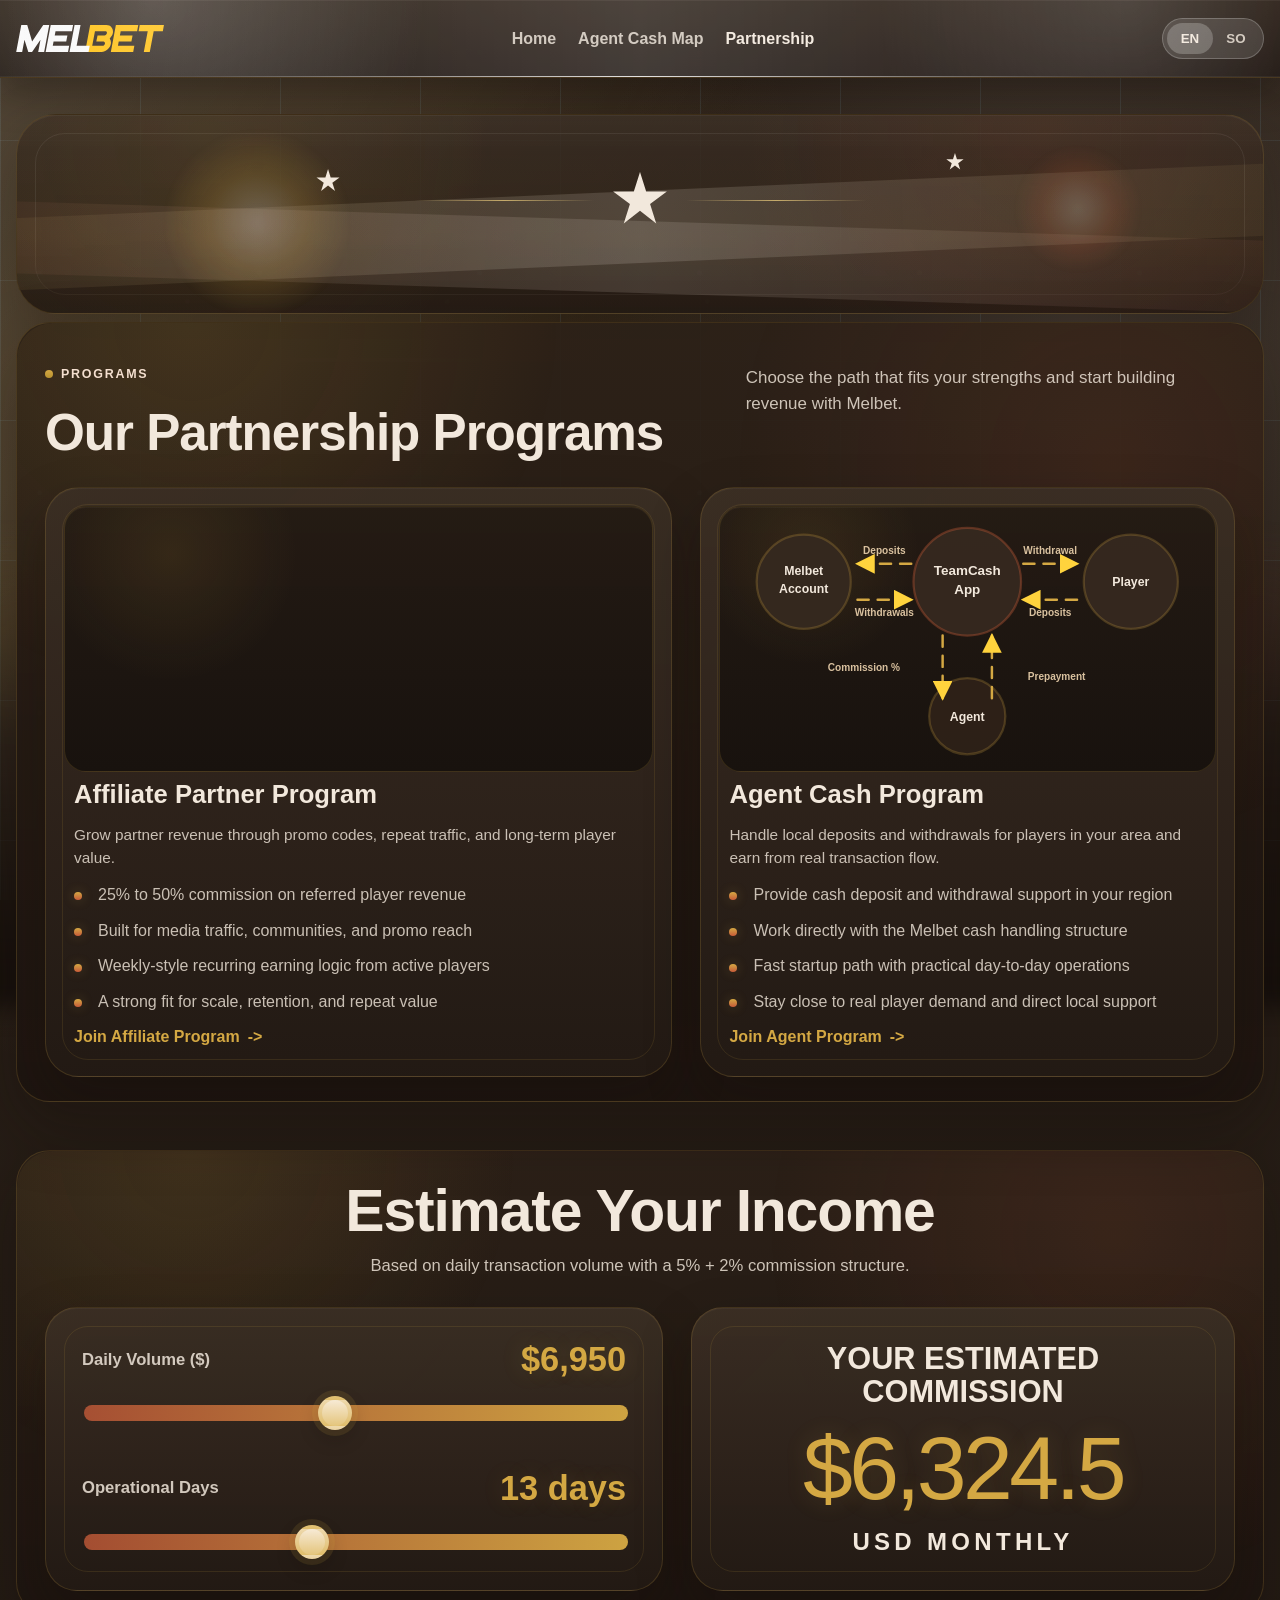
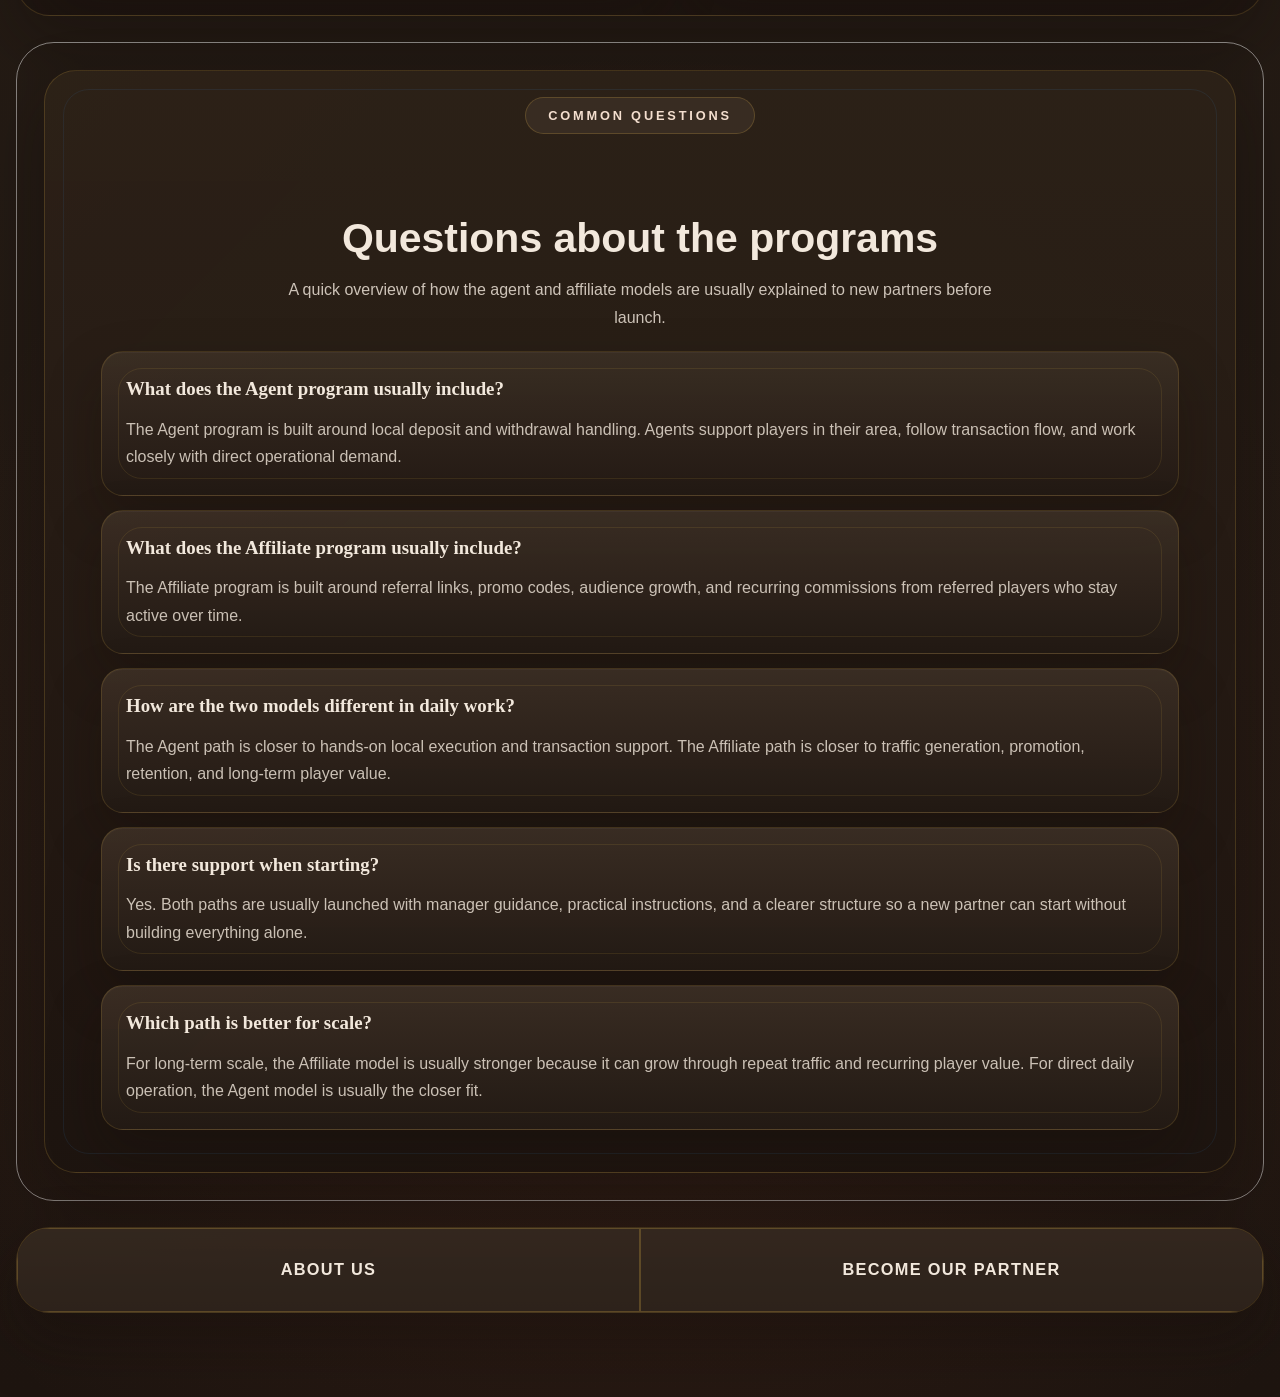
<file: partnership.html>
<!doctype html>
<html lang="en">
  <head>
    <meta charset="UTF-8" />
    <meta name="viewport" content="width=device-width, initial-scale=1.0" />
    <title>Melbet Somalia | Partnership</title>
    <meta
      name="description"
      content="Melbet Somalia partnership page with Agent program and Affiliate program content in English and Somali."
    />
    <meta name="theme-color" content="#1E1510" />
    <link rel="stylesheet" href="./css/styles.css?v=20260418" />
  </head>
  <body data-page="partnership">
    <div class="page-shell">
      <header class="topbar">
        <a class="logo" href="./index.html" aria-label="Melbet Somalia home">
          <img
            class="logo-image"
            src="./images/dd77c8f1b5bd23e38cd81fb7d861af10.svg"
            alt="Melbet"
          />
        </a>

        <button class="menu-btn" id="menuBtn" type="button" aria-label="Open menu" data-i18n-aria="common.menuLabel">Menu</button>

        <nav class="nav" id="siteNav">
          <a href="./index.html" data-nav="home" data-i18n="common.navHome">Home</a>
          <a href="./index.html#agentCashMap" data-i18n="common.navMap">Agent Cash Map</a>
          <a href="./partnership.html" data-nav="partnership" data-i18n="common.navPartnership">Partnership</a>
        </nav>

        <div class="topbar-actions">
          <div class="lang-switch" aria-label="Language selector" data-i18n-aria="common.langLabel">
            <button class="lang-btn" type="button" data-lang="en">EN</button>
            <button class="lang-btn" type="button" data-lang="so">SO</button>
          </div>
        </div>
      </header>

      <main class="partnership-page">
        <section class="partnership-atmosphere" aria-hidden="true">
          <div class="somali-skyline">
            <span class="skyline-orb skyline-orb-large"></span>
            <span class="skyline-orb skyline-orb-small"></span>
            <span class="skyline-star skyline-star-left"></span>
            <span class="skyline-star skyline-star-right"></span>
            <span class="skyline-wave skyline-wave-top"></span>
            <span class="skyline-wave skyline-wave-bottom"></span>
          </div>
          <div class="somali-crest">
            <span class="somali-crest-line"></span>
            <span class="somali-crest-star"></span>
            <span class="somali-crest-line"></span>
          </div>
        </section>

        <section class="programs-section">
          <div class="programs-shell">
            <div class="programs-header">
              <div>
                <p class="section-kicker" data-i18n="partnership.programsKicker">Programs</p>
                <h1 data-i18n="partnership.programsTitle">Our Partnership Programs</h1>
              </div>
              <p class="programs-intro" data-i18n="partnership.programsIntro">
                Choose the path that fits your strengths and start building revenue with Melbet.
              </p>
            </div>
            <div class="programs-grid" id="partnershipPrograms"></div>
          </div>
        </section>

        <section class="income-section">
          <div class="income-shell">
            <div class="income-head">
              <h2 data-i18n="partnership.incomeTitle">Estimate Your Income</h2>
              <p data-i18n="partnership.incomeIntro">
                Based on daily transaction volume with a 5% + 2% commission structure.
              </p>
            </div>
            <div class="income-grid">
              <div class="income-controls">
                <div class="income-row">
                  <div class="income-row-head">
                    <span data-i18n="partnership.volumeLabel">Daily Volume ($)</span>
                    <strong id="volumeValue">$6,950</strong>
                  </div>
                  <input id="volumeRange" class="income-range" type="range" min="100" max="15000" step="50" value="6950" />
                </div>
                <div class="income-row">
                  <div class="income-row-head">
                    <span data-i18n="partnership.daysLabel">Operational Days</span>
                    <strong id="daysValue">13 days</strong>
                  </div>
                  <input id="daysRange" class="income-range" type="range" min="1" max="30" step="1" value="13" />
                </div>
              </div>
              <div class="income-result">
                <div class="income-result-card">
                  <div class="income-result-kicker" data-i18n="partnership.incomeResultLabel">Your Estimated Commission</div>
                  <div class="income-result-value" id="commissionValue">$6,324.50</div>
                  <div class="income-result-note" data-i18n="partnership.incomeResultNote">USD monthly</div>
                </div>
              </div>
            </div>
          </div>
        </section>

        <section class="partner-frame-section partner-faq-section">
          <div class="partner-frame-shell">
            <div class="partner-badge" data-i18n="partnership.faqBadge">Common questions</div>
            <div class="partner-frame-head partner-frame-head-compact">
              <h2 data-i18n="partnership.faqTitle">Questions about the programs</h2>
              <p data-i18n="partnership.faqCopy">
                A quick overview of how the agent and affiliate models are usually explained to new partners before launch.
              </p>
            </div>
            <div class="partner-pillars-grid partner-faq-grid" id="partnershipFaqList"></div>
          </div>
        </section>

        <section class="partner-bottom-bar">
          <a class="partner-bottom-link" href="./index.html" data-i18n="partnership.bottomHome">About us</a>
          <a class="partner-bottom-link" href="./partnership.html" data-i18n="partnership.bottomPartner">Become our partner</a>
        </section>
      </main>
    </div>

    <script src="./js/site-data.js?v=20260418"></script>
    <script src="./js/main.js?v=20260418"></script>
  </body>
</html>
</file>
<file: css/styles.css>
:root {
  --primary: #D4A843;
  --primary-dark: #B8922F;
  --secondary: #3A2E24;
  --bg: #1E1510;
  --bg-white: #2C2118;
  --bg-soft: #251C15;
  --panel: rgba(44, 33, 24, 0.92);
  --panel-strong: rgba(58, 46, 36, 0.98);
  --line: rgba(212, 168, 67, 0.16);
  --text: #F2E8DC;
  --sand: #D8C8B3;
  --muted: #A79076;
  --brand: #D4A843;
  --brand-2: #C75B39;
  --brand-3: #B8922F;
  --accent: #C75B39;
  --star-white: #F2E8DC;
  --shadow: 0 24px 60px rgba(30, 21, 16, 0.4);
  --radius-xl: 28px;
  --radius-lg: 22px;
  --radius-md: 18px;
}

* {
  box-sizing: border-box;
}

html,
body {
  margin: 0;
  padding: 0;
}

body {
  min-height: 100vh;
  color: var(--text);
  font-family: "Trebuchet MS", "Segoe UI", sans-serif;
  background:
    radial-gradient(circle at top left, rgba(212, 168, 67, 0.12), transparent 24%),
    radial-gradient(circle at top right, rgba(199, 91, 57, 0.1), transparent 22%),
    linear-gradient(180deg, #1E1510 0%, #1A1210 52%, #16100C 100%);
}

body::before {
  content: "";
  position: fixed;
  inset: 0;
  pointer-events: none;
  background-image:
    linear-gradient(rgba(255, 255, 255, 0.03) 1px, transparent 1px),
    linear-gradient(90deg, rgba(255, 255, 255, 0.03) 1px, transparent 1px);
  background-size: 34px 34px;
  opacity: 0.18;
}

body[data-page="home"] {
  overflow-x: clip;
  background:
    radial-gradient(circle at 16% 14%, rgba(212, 168, 67, 0.18), transparent 24%),
    radial-gradient(circle at 84% 11%, rgba(242, 232, 220, 0.08), transparent 18%),
    radial-gradient(circle at 50% 82%, rgba(199, 91, 57, 0.12), transparent 32%),
    linear-gradient(180deg, #1E1510 0%, #1A1210 42%, #16100C 72%, #140E0A 100%);
}

body[data-page="home"]::before {
  opacity: 0.2;
  background-image:
    radial-gradient(circle at 8% 10%, rgba(212, 168, 67, 0.12) 0 2px, transparent 3px),
    radial-gradient(circle at 84% 18%, rgba(212, 168, 67, 0.08) 0 2px, transparent 3px),
    linear-gradient(90deg, rgba(212, 168, 67, 0.04) 1px, transparent 1px),
    linear-gradient(rgba(212, 168, 67, 0.04) 1px, transparent 1px);
  background-size: 240px 240px, 260px 260px, 150px 150px, 150px 150px;
  animation: somaliSkyDrift 14s linear infinite;
}

body[data-page="home"]::after {
  content: "";
  position: fixed;
  inset: auto -8% -12% -8%;
  z-index: -1;
  height: 44vh;
  background:
    radial-gradient(ellipse at 15% 20%, rgba(212, 168, 67, 0.12), transparent 24%),
    radial-gradient(ellipse at 78% 16%, rgba(199, 91, 57, 0.1), transparent 24%),
    radial-gradient(ellipse at 50% 100%, rgba(212, 168, 67, 0.08), transparent 52%),
    linear-gradient(180deg, rgba(30, 21, 16, 0) 0%, rgba(26, 18, 14, 0.54) 38%, rgba(20, 14, 10, 0.94) 100%);
  filter: blur(12px);
  transform-origin: center bottom;
  animation: somaliWaveShift 7s ease-in-out infinite;
  pointer-events: none;
}

body[data-page="home"] .page-shell::before {
  content: "";
  position: fixed;
  inset: 0;
  z-index: -1;
  pointer-events: none;
  background:
    radial-gradient(circle at 18% 24%, rgba(212, 168, 67, 0.1), transparent 18%),
    radial-gradient(circle at 76% 20%, rgba(199, 91, 57, 0.08), transparent 22%),
    linear-gradient(120deg, rgba(212, 168, 67, 0.06), transparent 30%, transparent 64%, rgba(212, 168, 67, 0.03));
  background-size: 140% 140%, 130% 130%, 160% 160%;
  animation: homeAuraFloat 9s ease-in-out infinite;
}

a {
  color: inherit;
}

.page-shell {
  width: min(1280px, calc(100vw - 32px));
  margin: 0 auto;
  padding-bottom: 48px;
}

.topbar {
  position: sticky;
  top: 0;
  z-index: 20;
  display: grid;
  width: 100vw;
  margin-left: calc(50% - 50vw);
  grid-template-columns: auto 1fr auto;
  align-items: center;
  gap: 20px;
  padding-block: 18px;
  padding-inline: max(16px, calc((100vw - 1280px) / 2));
  backdrop-filter: blur(16px);
  background: linear-gradient(180deg, rgba(30, 21, 16, 0.96), rgba(26, 18, 14, 0.8));
  border-bottom: 1px solid rgba(212, 168, 67, 0.12);
  box-shadow:
    inset 0 1px 0 rgba(255, 255, 255, 0.06),
    0 18px 34px rgba(0, 0, 0, 0.14);
  overflow: hidden;
}

.topbar::before,
.topbar::after {
  content: "";
  position: absolute;
  pointer-events: none;
}

.topbar::before {
  inset: 0;
  background:
    linear-gradient(90deg, transparent, rgba(212, 168, 67, 0.06), transparent),
    radial-gradient(circle at 12% 0%, rgba(212, 168, 67, 0.1), transparent 24%),
    radial-gradient(circle at 88% 0%, rgba(199, 91, 57, 0.08), transparent 22%);
  opacity: 0.9;
}

.topbar::after {
  left: -20%;
  right: -20%;
  bottom: -1px;
  height: 2px;
  background: linear-gradient(90deg, transparent, rgba(212, 168, 67, 0.08), rgba(212, 168, 67, 0.5), rgba(212, 168, 67, 0.08), transparent);
  animation: topbarSweep 7s linear infinite;
}

.logo {
  display: inline-flex;
  align-items: center;
  flex-shrink: 0;
  text-decoration: none;
}

.logo-image {
  display: block;
  width: min(148px, 22vw);
  height: auto;
}

.nav {
  display: flex;
  justify-content: center;
  gap: 22px;
}

.nav a {
  color: var(--muted);
  text-decoration: none;
  font-weight: 700;
}

.nav a.active,
.nav a:hover {
  color: var(--text);
}

.topbar-actions {
  display: flex;
  align-items: center;
  gap: 12px;
}

.lang-switch {
  display: inline-flex;
  padding: 4px;
  border-radius: 999px;
  background: rgba(255, 255, 255, 0.05);
  border: 1px solid rgba(255, 255, 255, 0.06);
}

.lang-btn,
.header-btn,
.menu-btn {
  border: 0;
  cursor: pointer;
  text-decoration: none;
  transition: 180ms ease;
}

.lang-btn {
  min-width: 46px;
  padding: 8px 10px;
  border-radius: 999px;
  background: transparent;
  color: var(--muted);
  font-weight: 800;
}

.lang-btn.is-active {
  background: linear-gradient(180deg, rgba(0, 166, 255, 0.24), rgba(31, 120, 255, 0.28));
  color: var(--text);
}

.header-btn,
.menu-btn {
  padding: 12px 18px;
  border-radius: 14px;
  font-weight: 800;
}

.header-btn {
  color: var(--text);
  background: linear-gradient(180deg, rgba(212, 168, 67, 0.9), rgba(184, 146, 47, 0.88));
}

.header-btn.ghost,
.menu-btn {
  color: var(--text);
  background: rgba(255, 255, 255, 0.08);
}

.menu-btn {
  display: none;
}

.hero,
.partnership-hero {
  display: grid;
  grid-template-columns: minmax(0, 1fr) minmax(0, 1.05fr);
  gap: 28px;
  padding: 36px 0 18px;
}

body[data-page="home"] .hero-copy,
body[data-page="home"] .feature-panel,
body[data-page="home"] .trend-card,
body[data-page="home"] .map-copy-card,
body[data-page="home"] .map-card,
body[data-page="home"] .faq-item {
  position: relative;
  overflow: hidden;
  background:
    linear-gradient(180deg, rgba(44, 33, 24, 0.9), rgba(36, 27, 18, 0.96)),
    linear-gradient(135deg, rgba(212, 168, 67, 0.06), transparent 58%);
  border: 1px solid rgba(212, 168, 67, 0.14);
  box-shadow: 0 24px 60px rgba(0, 0, 0, 0.28);
}

body[data-page="home"] .hero-copy::before,
body[data-page="home"] .feature-panel::before,
body[data-page="home"] .trend-card::before,
body[data-page="home"] .map-copy-card::before,
body[data-page="home"] .map-card::before,
body[data-page="home"] .faq-item::before {
  content: "";
  position: absolute;
  inset: 14px;
  border-radius: 22px;
  border: 1px solid rgba(255, 255, 255, 0.08);
  pointer-events: none;
}

body[data-page="home"] .hero-copy {
  padding: 34px;
  border-radius: 30px;
}

body[data-page="home"] .hero-copy h1,
body[data-page="home"] .section-head h2,
body[data-page="home"] .feature-body h2,
body[data-page="home"] .faq-item h3,
body[data-page="home"] .map-copy-card h3 {
  color: #F2E8DC;
}

body[data-page="home"] .hero-text,
body[data-page="home"] .feature-body p,
body[data-page="home"] .card-meta,
body[data-page="home"] .faq-item p,
body[data-page="home"] .map-copy-card p {
  color: rgba(191, 169, 138, 0.9);
}

body[data-page="home"] .section-note,
body[data-page="home"] .hero-badges span,
body[data-page="home"] .scroll-btn,
body[data-page="home"] .feature-pill {
  border-color: rgba(215, 241, 255, 0.18);
  background: rgba(4, 30, 51, 0.56);
}

.home-atmosphere {
  margin-top: 6px;
  margin-bottom: 6px;
  min-height: 150px;
}

body[data-page="home"] .home-atmosphere {
  background:
    linear-gradient(140deg, rgba(255, 255, 255, 0.14), rgba(255, 255, 255, 0.04) 44%, rgba(177, 231, 255, 0.1) 100%),
    linear-gradient(180deg, rgba(4, 58, 90, 0.74), rgba(12, 115, 165, 0.28));
  border-color: rgba(220, 244, 255, 0.16);
  box-shadow:
    inset 0 1px 0 rgba(255, 255, 255, 0.1),
    0 24px 60px rgba(1, 18, 33, 0.18);
}

body[data-page="home"] .home-atmosphere::after {
  animation-duration: 12s;
}

body[data-page="home"] .home-atmosphere .skyline-wave-top {
  top: 64px;
}

body[data-page="home"] .home-atmosphere .skyline-wave-bottom {
  bottom: 16px;
}

body[data-page="home"] .home-atmosphere .somali-crest {
  min-height: 150px;
}

.eyebrow,
.section-kicker,
.feature-pill,
.highlight-label {
  display: inline-flex;
  align-items: center;
  gap: 8px;
  color: #cbe7ff;
  font-size: 0.78rem;
  font-weight: 900;
  text-transform: uppercase;
  letter-spacing: 0.14em;
}

.eyebrow::before,
.section-kicker::before,
.highlight-label::before {
  content: "";
  width: 8px;
  height: 8px;
  border-radius: 50%;
  background: linear-gradient(180deg, var(--brand-2), var(--brand));
}

.hero-copy h1,
.section-head h2,
.partnership-highlight p,
.program-card h3,
.faq-item h3 {
  font-family: Georgia, "Times New Roman", serif;
}

.hero-copy h1 {
  margin: 14px 0 16px;
  font-size: clamp(2.3rem, 4.2vw, 3.9rem);
  line-height: 1.02;
  max-width: 11ch;
}

.hero-text,
.partnership-highlight p,
.program-card p,
.card-meta,
.faq-item p {
  color: var(--muted);
  line-height: 1.7;
  font-size: 1.02rem;
}

.hero-actions {
  display: flex;
  flex-wrap: wrap;
  gap: 14px;
  margin-top: 18px;
}

.hero-btn {
  display: inline-flex;
  align-items: center;
  justify-content: center;
  min-height: 50px;
  padding: 0 22px;
  border-radius: 999px;
  border: 1px solid rgba(215, 241, 255, 0.18);
  text-decoration: none;
  font-weight: 800;
  letter-spacing: 0.01em;
  transition:
    transform 180ms ease,
    border-color 180ms ease,
    background 180ms ease,
    box-shadow 180ms ease;
}

.hero-btn:hover {
  transform: translateY(-1px);
}

.hero-btn-primary {
  color: #1E1510;
  background: linear-gradient(180deg, #E8BB55 0%, #D4A843 52%, #B8922F 100%);
  box-shadow: 0 16px 30px rgba(184, 146, 47, 0.3);
}

.hero-btn-secondary {
  color: #F2E8DC;
  background: rgba(212, 168, 67, 0.08);
  box-shadow: inset 0 1px 0 rgba(212, 168, 67, 0.1);
}

.hero-badges {
  display: flex;
  flex-wrap: wrap;
  gap: 12px;
  margin-top: 24px;
}

.hero-badges span,
.section-note {
  padding: 10px 14px;
  border-radius: 999px;
  border: 1px solid rgba(255, 255, 255, 0.08);
  background: rgba(255, 255, 255, 0.05);
  color: #d5ebff;
  font-size: 0.9rem;
}

.hero-panels,
.program-grid,
.workflow-grid {
  display: grid;
  grid-template-columns: repeat(2, minmax(0, 1fr));
  gap: 18px;
}

.feature-panel,
.program-card,
.faq-item {
  border-radius: var(--radius-xl);
  background: linear-gradient(180deg, rgba(20, 45, 68, 0.96), rgba(10, 24, 39, 0.98));
  border: 1px solid rgba(255, 255, 255, 0.08);
  box-shadow: var(--shadow);
}

.feature-panel {
  overflow: hidden;
  text-decoration: none;
}

.feature-art {
  min-height: 280px;
  padding: 20px;
  display: flex;
  align-items: flex-end;
  background-size: cover;
  background-position: center;
  position: relative;
  overflow: hidden;
}

.feature-art::after {
  content: "";
  position: absolute;
  inset: 0;
  background:
    linear-gradient(180deg, rgba(8, 20, 33, 0.06), rgba(8, 20, 33, 0.2) 56%, rgba(8, 20, 33, 0.56) 100%),
    linear-gradient(120deg, rgba(255, 255, 255, 0.12), transparent 34%, transparent 68%, rgba(255, 255, 255, 0.05));
  pointer-events: none;
}

.feature-art > * {
  position: relative;
  z-index: 1;
}

.casino-panel .feature-art {
  background:
    linear-gradient(135deg, rgba(0, 129, 255, 0.3), rgba(20, 91, 220, 0.22)),
    url("../images/hero-casino-melbet.png?v=20260326-home-somalia");
  background-position: center, center center;
  background-size: cover, cover;
}

.sport-panel .feature-art {
  background:
    linear-gradient(135deg, rgba(0, 181, 104, 0.28), rgba(10, 140, 90, 0.22)),
    url("../images/hero-sport-melbet.png?v=20260326-home-somalia");
  background-position: center, center center;
  background-size: cover, cover;
}

.feature-pill {
  padding: 10px 14px;
  border-radius: 999px;
  background: rgba(10, 20, 31, 0.34);
  border: 1px solid rgba(255, 255, 255, 0.12);
}

.feature-body {
  padding: 20px;
}

.feature-body h2 {
  margin: 0 0 8px;
  font-size: 1.7rem;
}

.feature-body p {
  margin: 0;
  color: var(--muted);
}

.content-section,
.map-section,
.faq-section,
.workflow-section {
  padding: 26px 0 0;
}

.section-head {
  display: flex;
  justify-content: space-between;
  gap: 16px;
  align-items: end;
  margin-bottom: 18px;
}

.section-controls {
  display: flex;
  align-items: center;
  justify-content: flex-end;
  gap: 12px;
  flex-wrap: wrap;
}

.section-head h2 {
  margin: 10px 0 0;
  font-size: clamp(1.8rem, 3vw, 2.8rem);
}

.card-grid,
.faq-list {
  display: grid;
  grid-template-columns: repeat(4, minmax(0, 1fr));
  gap: 16px;
}

.sport-grid {
  grid-template-columns: repeat(4, minmax(0, 1fr));
}

.trend-row {
  display: flex;
  gap: 16px;
  overflow-x: auto;
  padding-bottom: 8px;
  scroll-snap-type: x proximity;
  scrollbar-width: thin;
  scrollbar-color: rgba(132, 208, 255, 0.48) rgba(255, 255, 255, 0.06);
}

.trend-row::-webkit-scrollbar {
  height: 8px;
}

.trend-row::-webkit-scrollbar-track {
  border-radius: 999px;
  background: rgba(255, 255, 255, 0.05);
}

.trend-row::-webkit-scrollbar-thumb {
  border-radius: 999px;
  background: linear-gradient(90deg, rgba(86, 192, 255, 0.88), rgba(27, 197, 127, 0.88));
}

.scroll-controls {
  display: inline-flex;
  align-items: center;
  gap: 8px;
}

.scroll-btn {
  min-width: 76px;
  padding: 10px 14px;
  border: 1px solid rgba(255, 255, 255, 0.08);
  border-radius: 999px;
  background: rgba(255, 255, 255, 0.05);
  color: #dff4ff;
  font-weight: 800;
  cursor: pointer;
  transition: background 160ms ease, transform 160ms ease, border-color 160ms ease;
}

.scroll-btn:hover {
  background: rgba(74, 166, 255, 0.16);
  border-color: rgba(159, 219, 255, 0.24);
  transform: translateY(-1px);
}

.trend-card {
  display: flex;
  flex-direction: column;
  flex: 0 0 clamp(250px, 24vw, 396px);
  min-height: 320px;
  border-radius: var(--radius-lg);
  overflow: hidden;
  text-decoration: none;
  background: var(--panel);
  border: 1px solid rgba(255, 255, 255, 0.08);
  box-shadow: var(--shadow);
  scroll-snap-align: start;
}

.trend-card-media {
  min-height: 210px;
  padding: 16px;
  display: flex;
  align-items: flex-end;
  background:
    linear-gradient(135deg, rgba(0, 166, 255, 0.9), rgba(19, 217, 122, 0.72)),
    linear-gradient(180deg, rgba(255, 255, 255, 0.06), rgba(255, 255, 255, 0));
}

.trend-card.game {
  min-height: 360px;
}

.trend-card.game .trend-card-media {
  min-height: 240px;
  background-size: cover !important;
  background-position: center 32% !important;
}

.trend-card.sport .trend-card-media {
  background: linear-gradient(135deg, rgba(19, 217, 122, 0.94), rgba(19, 85, 217, 0.74));
}

.trend-card.sport {
  flex-basis: clamp(220px, 18vw, 280px);
  min-height: 500px;
}

.trend-card.sport .trend-card-media {
  min-height: 370px;
  background-size: cover !important;
  background-position: center 22% !important;
}

.trend-card.sport .trend-card-body {
  gap: 8px;
  padding: 16px;
}

.trend-card.sport .trend-card-body h3 {
  font-size: 1.18rem;
}

.trend-card.sport .card-meta {
  font-size: 0.95rem;
  line-height: 1.45;
}

.trend-card-label {
  padding: 8px 12px;
  border-radius: 999px;
  background: rgba(6, 17, 29, 0.36);
  font-size: 0.76rem;
  font-weight: 900;
  letter-spacing: 0.12em;
  text-transform: uppercase;
}

.trend-card-body {
  display: flex;
  flex: 1;
  flex-direction: column;
  gap: 10px;
  padding: 18px;
}

.trend-card-body h3 {
  margin: 0;
  font-size: 1.4rem;
}

.card-meta {
  margin: 0;
}

.card-footer {
  margin-top: auto;
  display: flex;
  justify-content: space-between;
  align-items: center;
  gap: 12px;
  color: #d9f1ff;
  font-size: 0.92rem;
}

.status-dot {
  width: 8px;
  height: 8px;
  border-radius: 50%;
  background: var(--brand-2);
  box-shadow: 0 0 12px rgba(19, 217, 122, 0.5);
}

.faq-list {
  grid-template-columns: repeat(2, minmax(0, 1fr));
}

.faq-item,
.program-card {
  padding: 24px;
}

.faq-item h3,
.program-card h3 {
  margin: 0 0 10px;
  font-size: 1.5rem;
}

.program-card ul {
  margin: 16px 0 0;
  padding-left: 18px;
  color: #d5ebff;
}

.program-card li + li {
  margin-top: 10px;
}

.program-label {
  display: inline-flex;
  margin-bottom: 12px;
  padding: 8px 12px;
  border-radius: 999px;
  background: rgba(255, 255, 255, 0.06);
  color: #d8eeff;
  font-size: 0.75rem;
  font-weight: 900;
  letter-spacing: 0.12em;
  text-transform: uppercase;
}

.partnership-highlight {
  align-self: center;
  padding: 28px;
  border-radius: 30px;
  background:
    radial-gradient(circle at top right, rgba(19, 217, 122, 0.16), transparent 26%),
    linear-gradient(180deg, rgba(15, 36, 56, 0.96), rgba(11, 28, 43, 0.98));
  border: 1px solid rgba(255, 255, 255, 0.08);
  box-shadow: var(--shadow);
}

.map-layout {
  display: grid;
  grid-template-columns: minmax(280px, 0.46fr) minmax(0, 0.54fr);
  gap: 18px;
}

.map-copy-card,
.map-card,
.map-modal-panel {
  border-radius: var(--radius-xl);
  background: linear-gradient(180deg, rgba(20, 45, 68, 0.96), rgba(10, 24, 39, 0.98));
  border: 1px solid rgba(255, 255, 255, 0.08);
  box-shadow: var(--shadow);
}

.map-copy-card,
.map-card {
  padding: 24px;
}

.map-copy-card h3,
.map-modal-head h2 {
  margin: 0 0 12px;
  font-family: Georgia, "Times New Roman", serif;
  font-size: 1.7rem;
}

.map-link,
.expand-map-btn,
.map-mini-action,
.map-close-btn {
  display: inline-flex;
  align-items: center;
  justify-content: center;
  padding: 12px 16px;
  border-radius: 14px;
  border: 0;
  cursor: pointer;
  text-decoration: none;
  font-weight: 800;
  color: var(--text);
  background: linear-gradient(180deg, rgba(0, 166, 255, 0.92), rgba(31, 120, 255, 0.88));
}

.map-link {
  margin-top: 18px;
}

.map-toolbar,
.map-modal-head {
  display: flex;
  justify-content: space-between;
  gap: 16px;
  align-items: center;
  margin-bottom: 16px;
}

.map-toolbar span {
  color: var(--muted);
  font-size: 0.94rem;
}

.map-mini-action,
.map-close-btn {
  background: rgba(255, 255, 255, 0.08);
}

.map-viewport {
  position: relative;
  overflow: hidden;
  border-radius: 24px;
  border: 1px solid rgba(255, 255, 255, 0.08);
  background:
    radial-gradient(circle at 30% 30%, rgba(0, 166, 255, 0.16), transparent 20%),
    linear-gradient(180deg, rgba(7, 21, 35, 0.92), rgba(8, 20, 33, 0.98));
  touch-action: none;
  cursor: grab;
}

.leaflet-map,
.leaflet-map .leaflet-container {
  position: absolute;
  inset: 0;
  width: 100%;
  height: 100%;
}

.leaflet-map .leaflet-control-attribution {
  display: none;
}

.map-viewport.is-mini {
  min-height: 340px;
}

.map-viewport.is-modal {
  min-height: 72vh;
}

.map-viewport.is-dragging {
  cursor: grabbing;
}

.map-panzoom {
  position: absolute;
  inset: 0;
  display: flex;
  align-items: center;
  justify-content: center;
  transform: translate(0, 0) scale(1);
  transform-origin: center;
  will-change: transform;
}

.somalia-map {
  width: min(100%, 420px);
  height: auto;
  overflow: visible;
}

.somalia-shape {
  stroke: rgba(255, 255, 255, 0.42);
  stroke-width: 0.045;
  filter: drop-shadow(0 0 26px rgba(0, 166, 255, 0.24));
}

.map-pin {
  fill: #ffffff;
  stroke: #13d97a;
  stroke-width: 4;
}

.map-label {
  fill: #e5f5ff;
  font-size: 14px;
  font-weight: 700;
}

.agent-marker {
  width: 18px;
  height: 18px;
  border-radius: 50%;
  border: 2px solid #fff;
  box-shadow: 0 1px 4px rgba(0, 0, 0, 0.45);
}
.agent-marker--bronze { background: #cd7f32; }
.agent-marker--silver { background: #c0c0c0; }
.agent-marker--gold   { background: #D4A843; }
.agent-marker--elite  {
  background: #fff;
  border-radius: 0;
  border: none;
  clip-path: polygon(20% 0%, 80% 0%, 100% 42%, 50% 100%, 0% 42%);
  box-shadow: none;
  width: 20px;
  height: 24px;
  position: relative;
  filter: drop-shadow(0 1px 3px rgba(14, 165, 233, 0.6));
}
.agent-marker--elite::after {
  content: "";
  position: absolute;
  inset: 2px;
  background: linear-gradient(160deg, #e0f7ff 0%, #38bdf8 40%, #0284c7 100%);
  clip-path: polygon(20% 0%, 80% 0%, 100% 42%, 50% 100%, 0% 42%);
}

.map-modal {
  position: fixed;
  inset: 0;
  z-index: 50;
}

.map-modal-backdrop {
  position: absolute;
  inset: 0;
  background: rgba(3, 10, 18, 0.78);
  backdrop-filter: blur(10px);
}

.map-modal-panel {
  position: relative;
  z-index: 1;
  width: min(1100px, calc(100vw - 28px));
  margin: 24px auto;
  padding: 24px;
}

body[data-page="partnership"] {
  overflow-x: clip;
  background:
    radial-gradient(circle at 18% 18%, rgba(212, 168, 67, 0.18), transparent 22%),
    radial-gradient(circle at 82% 12%, rgba(242, 232, 220, 0.06), transparent 18%),
    radial-gradient(circle at 50% 82%, rgba(199, 91, 57, 0.12), transparent 30%),
    linear-gradient(180deg, #2C2118 0%, #251C15 38%, #1E1510 68%, #1A1210 100%);
}

body[data-page="partnership"]::before {
  content: "";
  position: fixed;
  inset: 0;
  z-index: -2;
  opacity: 1;
  background-image:
    radial-gradient(circle at 18% 24%, rgba(255, 255, 255, 0.18) 0 2px, transparent 3px),
    radial-gradient(circle at 72% 16%, rgba(255, 255, 255, 0.22) 0 1.5px, transparent 3px),
    linear-gradient(120deg, rgba(255, 255, 255, 0.12), transparent 28%, transparent 66%, rgba(255, 255, 255, 0.06)),
    linear-gradient(90deg, rgba(154, 225, 255, 0.1) 1px, transparent 1px),
    linear-gradient(rgba(154, 225, 255, 0.08) 1px, transparent 1px);
  background-size: 220px 220px, 260px 260px, 160% 160%, 140px 140px, 140px 140px;
  animation: somaliSkyDrift 13s linear infinite;
  pointer-events: none;
}

body[data-page="partnership"]::after {
  content: "";
  position: fixed;
  inset: auto -8% -12% -8%;
  z-index: -1;
  height: 52vh;
  background:
    radial-gradient(ellipse at 16% 24%, rgba(255, 255, 255, 0.22), transparent 28%),
    radial-gradient(ellipse at 78% 16%, rgba(141, 223, 255, 0.28), transparent 24%),
    radial-gradient(ellipse at 50% 100%, rgba(169, 228, 255, 0.24), transparent 52%),
    linear-gradient(180deg, rgba(11, 69, 107, 0) 0%, rgba(6, 57, 89, 0.5) 36%, rgba(4, 23, 39, 0.94) 100%);
  filter: blur(10px);
  transform-origin: center bottom;
  animation: somaliWaveShift 8s ease-in-out infinite;
  pointer-events: none;
}

body[data-page="partnership"] .topbar {
  background:
    linear-gradient(180deg, rgba(30, 21, 16, 0.97), rgba(44, 33, 24, 0.8)),
    linear-gradient(90deg, rgba(212, 168, 67, 0.04), transparent 42%, rgba(212, 168, 67, 0.03));
  border-bottom-color: rgba(212, 168, 67, 0.18);
  backdrop-filter: blur(20px);
  box-shadow:
    inset 0 1px 0 rgba(255, 255, 255, 0.08),
    0 22px 40px rgba(0, 25, 43, 0.18);
}

body[data-page="partnership"] .nav a {
  color: rgba(191, 169, 138, 0.85);
}

body[data-page="partnership"] .nav a.active,
body[data-page="partnership"] .nav a:hover {
  color: #ffffff;
}

body[data-page="partnership"] .lang-switch {
  background: rgba(255, 255, 255, 0.07);
  border-color: rgba(193, 234, 255, 0.18);
}

.programs-section {
  position: relative;
  margin-top: 10px;
}

.programs-shell {
  position: relative;
  overflow: hidden;
  padding: 28px 0 8px;
}

.programs-shell::before {
  content: "";
  position: absolute;
  inset: 0;
  border-radius: 36px;
  background:
    radial-gradient(circle at 12% 0%, rgba(117, 214, 255, 0.16), transparent 34%),
    radial-gradient(circle at 100% 20%, rgba(19, 217, 122, 0.1), transparent 32%);
  pointer-events: none;
}

.programs-header {
  position: relative;
  z-index: 1;
  display: grid;
  grid-template-columns: minmax(0, 1.1fr) minmax(300px, 0.8fr);
  gap: 28px;
  align-items: start;
  margin-bottom: 28px;
}

.programs-header h1 {
  margin: 12px 0 0;
  color: #f5fbff;
  font-size: clamp(2.2rem, 4vw, 3.6rem);
  line-height: 1.04;
  font-family: "Trebuchet MS", "Segoe UI", sans-serif;
}

.programs-intro {
  margin: 10px 0 0;
  color: rgba(223, 241, 255, 0.82);
  font-size: 1.06rem;
  line-height: 1.55;
  max-width: 34rem;
}

.programs-grid {
  position: relative;
  z-index: 1;
  display: grid;
  grid-template-columns: minmax(0, 1.08fr) minmax(0, 0.92fr);
  gap: 28px;
}

.program-card-compact {
  position: relative;
  overflow: hidden;
  display: grid;
  grid-template-rows: 268px 1fr;
  height: 100%;
  border-radius: 34px;
  padding: 18px;
  background:
    linear-gradient(180deg, rgba(4, 39, 65, 0.92), rgba(2, 26, 44, 0.98)),
    linear-gradient(135deg, rgba(255, 255, 255, 0.03), transparent 48%);
  border: 1px solid rgba(186, 232, 255, 0.14);
  box-shadow:
    inset 0 1px 0 rgba(255, 255, 255, 0.05),
    0 28px 70px rgba(0, 14, 25, 0.34);
}

.program-card-compact::before {
  content: "";
  position: absolute;
  inset: 16px;
  border-radius: 26px;
  border: 1px solid rgba(215, 241, 255, 0.12);
  pointer-events: none;
}

.program-card-copy {
  position: relative;
  z-index: 1;
  display: grid;
  grid-template-rows: auto auto 1fr auto;
  align-content: start;
  gap: 14px;
  padding: 6px 10px 12px;
}

.program-card-copy h3 {
  margin: 0;
  color: #f5fbff;
  font-size: clamp(1.5rem, 2vw, 1.95rem);
  line-height: 1.12;
  font-family: "Trebuchet MS", "Segoe UI", sans-serif;
  max-width: 100%;
}

.program-card-copy p {
  margin: 0;
  color: rgba(223, 241, 255, 0.8);
  line-height: 1.5;
  font-size: 0.96rem;
}

.program-card-copy ul {
  margin: 0;
  padding: 0;
  list-style: none;
  display: grid;
  gap: 12px;
  color: rgba(244, 251, 255, 0.95);
}

.program-card-copy li {
  position: relative;
  padding-left: 24px;
  line-height: 1.48;
}

.program-card-copy li::before {
  content: "";
  position: absolute;
  left: 0;
  top: 0.58rem;
  width: 8px;
  height: 8px;
  border-radius: 50%;
  background: linear-gradient(180deg, #13d97a, #00a6ff);
  box-shadow: 0 0 12px rgba(94, 189, 255, 0.42);
}

.program-cta-link {
  display: inline-flex;
  align-items: center;
  gap: 8px;
  color: #89dbff;
  text-decoration: none;
  font-weight: 900;
  font-size: 1rem;
}

.program-cta-link::after {
  content: "->";
}

.program-cta-link:hover {
  color: #dff5ff;
}

.program-visual {
  position: relative;
  z-index: 1;
  min-height: 248px;
  height: 248px;
  align-self: stretch;
  width: 100%;
  margin-bottom: 16px;
  margin-left: 0;
  padding: 12px;
  border-radius: 22px;
  border: 1px solid rgba(186, 232, 255, 0.16);
  background: linear-gradient(165deg, rgba(10, 39, 62, 0.9), rgba(4, 18, 31, 0.96));
  box-shadow: inset 0 1px 0 rgba(255, 255, 255, 0.04);
  overflow: hidden;
}

.program-visual-flow {
  min-height: 266px;
  height: 266px;
  padding-bottom: 18px;
}

.program-visual-affiliate {
  min-height: 266px;
  height: 266px;
  display: flex;
  align-items: center;
  justify-content: center;
}

.affiliate-flow {
  position: relative;
  display: grid;
  grid-template-columns: repeat(2, minmax(0, 1fr));
  grid-template-rows: repeat(2, minmax(76px, 1fr));
  gap: 14px 16px;
  width: 100%;
  min-height: 176px;
  align-items: stretch;
}

.affiliate-node {
  position: relative;
  z-index: 1;
  display: grid;
  align-content: center;
  gap: 8px;
  min-height: 76px;
  padding: 12px 14px;
  border-radius: 18px;
  border: 1px solid rgba(184, 233, 255, 0.18);
  background:
    linear-gradient(180deg, rgba(8, 44, 82, 0.9), rgba(6, 28, 50, 0.96)),
    linear-gradient(135deg, rgba(255, 255, 255, 0.04), transparent 44%);
  box-shadow: inset 0 1px 0 rgba(255, 255, 255, 0.04);
  opacity: 0;
}

.affiliate-node-label {
  color: rgba(207, 234, 255, 0.74);
  font-size: 0.7rem;
  font-weight: 800;
  letter-spacing: 0.08em;
  text-transform: uppercase;
}

.affiliate-node-value {
  color: #f4fbff;
  font-size: 0.92rem;
  font-weight: 900;
  line-height: 1.1;
  word-break: break-word;
}

.affiliate-node-commission .affiliate-node-value {
  color: #7fe7ff;
}

.affiliate-flow-arrow {
  position: absolute;
  height: 3px;
  border-radius: 999px;
  background: linear-gradient(90deg, rgba(127, 231, 255, 0.1), rgba(127, 231, 255, 0.92));
  box-shadow: 0 0 16px rgba(127, 231, 255, 0.18);
  transform-origin: left center;
  opacity: 0;
}

.affiliate-flow-arrow::after {
  content: "";
  position: absolute;
  right: -2px;
  top: 50%;
  width: 12px;
  height: 12px;
  border-top: 3px solid #7fe7ff;
  border-right: 3px solid #7fe7ff;
  transform: translateY(-50%) rotate(45deg);
}

.affiliate-flow-arrow-top {
  left: calc(50% - 10px);
  top: 40px;
  width: 54px;
}

.affiliate-flow-arrow-middle {
  left: calc(50% - 10px);
  top: 130px;
  width: 54px;
}

.affiliate-flow-arrow-bottom {
  left: calc(50% - 1px);
  top: 82px;
  width: 3px;
  height: 36px;
  background: linear-gradient(180deg, rgba(127, 231, 255, 0.1), rgba(127, 231, 255, 0.92));
  transform-origin: center top;
}

.affiliate-flow-arrow-bottom::after {
  right: auto;
  left: 50%;
  top: auto;
  bottom: -2px;
  transform: translateX(-50%) rotate(135deg);
}

.program-visual-affiliate.is-animating .affiliate-node-code {
  animation: affiliate-node-cycle 4.2s ease-in-out infinite;
}

.program-visual-affiliate.is-animating .affiliate-flow-arrow-top {
  animation: affiliate-arrow-cycle 4.2s ease-in-out infinite;
  animation-delay: 0.28s;
}

.program-visual-affiliate.is-animating .affiliate-node-link {
  animation: affiliate-node-cycle 4.2s ease-in-out infinite;
  animation-delay: 0.52s;
}

.program-visual-affiliate.is-animating .affiliate-flow-arrow-bottom {
  animation: affiliate-arrow-cycle 4.2s ease-in-out infinite;
  animation-delay: 0.8s;
}

.program-visual-affiliate.is-animating .affiliate-flow-arrow-middle {
  animation: affiliate-arrow-cycle 4.2s ease-in-out infinite;
  animation-delay: 1.08s;
}

.program-visual-affiliate.is-animating .affiliate-node-player {
  animation: affiliate-node-cycle 4.2s ease-in-out infinite;
  animation-delay: 1.32s;
}

.program-visual-affiliate.is-animating .affiliate-node-commission {
  animation: affiliate-node-cycle 4.2s ease-in-out infinite;
  animation-delay: 1.6s;
}

.flow-diagram {
  width: 100%;
  height: auto;
  display: block;
  overflow: visible;
}

.flow-node-shape {
  fill: rgba(8, 33, 53, 0.96);
  stroke: rgba(137, 219, 255, 0.28);
  stroke-width: 2;
}

.flow-node-shape-center {
  stroke: rgba(19, 217, 122, 0.34);
}

.flow-node-shape-agent {
  fill: rgba(6, 28, 46, 0.96);
}

.flow-node-text {
  fill: #ebf8ff;
  font-size: 11px;
  font-weight: 700;
  text-anchor: middle;
}

.flow-node-text-center {
  font-size: 12px;
}

.flow-line {
  stroke: #89dbff;
  stroke-width: 2.2;
  stroke-linecap: round;
  stroke-dasharray: 10 8;
}

.flow-line-label {
  fill: #cfeeff;
  font-size: 9px;
  font-weight: 700;
  text-anchor: middle;
}

.flow-line-label-bottom {
  text-anchor: start;
  font-size: 9px;
}

.flow-line-label-bottom-left {
  text-anchor: end;
}

.flow-line-label-bottom-right {
  text-anchor: start;
}

.program-visual-flow.is-animating .flow-line {
  animation: flow-stream 1.2s linear infinite;
}

.income-section {
  margin-top: 22px;
}

.income-shell {
  position: relative;
  overflow: hidden;
  padding: 30px 0 10px;
}

.income-shell::before {
  content: "";
  position: absolute;
  inset: 0;
  border-radius: 36px;
  background:
    linear-gradient(180deg, rgba(255, 255, 255, 0.04), transparent 40%),
    radial-gradient(circle at 70% 50%, rgba(128, 214, 255, 0.16), transparent 30%),
    radial-gradient(circle at 18% 12%, rgba(255, 255, 255, 0.08), transparent 24%);
  pointer-events: none;
}

.income-head {
  position: relative;
  z-index: 1;
  text-align: center;
  margin-bottom: 28px;
}

.income-head h2 {
  margin: 0;
  color: #f5fbff;
  font-size: clamp(2.1rem, 4.6vw, 4.3rem);
  line-height: 0.96;
  text-transform: uppercase;
  font-family: "Trebuchet MS", "Segoe UI", sans-serif;
}

.income-head p {
  margin: 14px auto 0;
  max-width: 46rem;
  color: rgba(223, 241, 255, 0.82);
  font-size: 1.04rem;
  line-height: 1.55;
}

.income-grid {
  position: relative;
  z-index: 1;
  display: grid;
  grid-template-columns: minmax(0, 1fr) minmax(320px, 0.88fr);
  gap: 28px;
}

.income-controls,
.income-result-card {
  position: relative;
  overflow: hidden;
  border-radius: 32px;
  background:
    linear-gradient(180deg, rgba(8, 44, 82, 0.96), rgba(5, 26, 50, 0.98)),
    linear-gradient(135deg, rgba(255, 255, 255, 0.04), transparent 44%);
  border: 1px solid rgba(184, 233, 255, 0.24);
  box-shadow:
    inset 0 1px 0 rgba(255, 255, 255, 0.05),
    0 28px 70px rgba(0, 14, 25, 0.28);
}

.income-controls::before,
.income-result-card::before {
  content: "";
  position: absolute;
  inset: 18px;
  border-radius: 24px;
  border: 1px solid rgba(233, 247, 255, 0.16);
  pointer-events: none;
}

.income-controls {
  padding: 30px 36px;
  display: grid;
  gap: 34px;
}

.income-row {
  display: grid;
  gap: 22px;
}

.income-row-head {
  display: flex;
  align-items: center;
  justify-content: space-between;
  gap: 16px;
  color: #f3fbff;
  font-size: 1.04rem;
  font-weight: 800;
}

.income-row-head strong {
  color: #8ee6ff;
  font-size: clamp(1.45rem, 3vw, 2.15rem);
  line-height: 1;
}

.income-range {
  width: 100%;
  appearance: none;
  height: 16px;
  border-radius: 999px;
  background: linear-gradient(90deg, rgba(117, 177, 230, 0.92), rgba(225, 241, 255, 0.96));
  outline: none;
}

.income-range::-webkit-slider-thumb {
  appearance: none;
  width: 34px;
  height: 34px;
  border-radius: 50%;
  border: 4px solid rgba(198, 238, 255, 0.42);
  background: linear-gradient(180deg, #ffffff, #eef9ff);
  box-shadow:
    0 0 0 6px rgba(142, 230, 255, 0.16),
    0 8px 20px rgba(58, 153, 204, 0.28);
  cursor: pointer;
}

.income-range::-moz-range-thumb {
  width: 34px;
  height: 34px;
  border-radius: 50%;
  border: 4px solid rgba(198, 238, 255, 0.42);
  background: linear-gradient(180deg, #ffffff, #eef9ff);
  box-shadow:
    0 0 0 6px rgba(142, 230, 255, 0.16),
    0 8px 20px rgba(58, 153, 204, 0.28);
  cursor: pointer;
}

.income-result-card {
  min-height: 100%;
  display: grid;
  place-items: center;
  padding: 34px;
  text-align: center;
  background:
    radial-gradient(circle at 50% 54%, rgba(156, 229, 255, 0.24), transparent 34%),
    linear-gradient(180deg, rgba(11, 71, 126, 0.96), rgba(7, 42, 78, 0.98)),
    linear-gradient(135deg, rgba(255, 255, 255, 0.04), transparent 44%);
}

.income-result-kicker {
  color: #f4fbff;
  font-size: clamp(1.35rem, 2.4vw, 2.35rem);
  font-weight: 900;
  line-height: 1.08;
  text-transform: uppercase;
}

.income-result-value {
  margin-top: 18px;
  color: #7fe7ff;
  font-size: clamp(3rem, 7vw, 5.8rem);
  line-height: 0.94;
  letter-spacing: -0.04em;
  text-shadow: 0 0 30px rgba(127, 231, 255, 0.22);
}

.income-result-note {
  margin-top: 18px;
  color: rgba(207, 234, 255, 0.74);
  font-size: clamp(1.05rem, 2vw, 1.5rem);
  font-weight: 800;
  letter-spacing: 0.18em;
  text-transform: uppercase;
}

@keyframes grow-line {
  to {
    stroke-dashoffset: 0;
  }
}

@keyframes pulse-dot {
  0%,
  100% {
    transform: scale(1);
    opacity: 1;
  }
  50% {
    transform: scale(1.18);
    opacity: 0.82;
  }
}

@keyframes flow-stream {
  from {
    stroke-dashoffset: 0;
  }
  to {
    stroke-dashoffset: -18;
  }
}

@keyframes affiliate-node-cycle {
  0%,
  12% {
    opacity: 0;
    transform: translateY(8px) scale(0.96);
  }
  20%,
  76% {
    opacity: 1;
    transform: translateY(0) scale(1);
  }
  100% {
    opacity: 0;
    transform: translateY(-3px) scale(0.98);
  }
}

@keyframes affiliate-arrow-cycle {
  0%,
  10% {
    opacity: 0;
    transform: scaleX(0.2);
  }
  18%,
  72% {
    opacity: 1;
    transform: scaleX(1);
  }
  100% {
    opacity: 0;
    transform: scaleX(0.6);
  }
}

body[data-page="partnership"] .lang-btn.is-active {
  background: linear-gradient(180deg, rgba(131, 214, 255, 0.24), rgba(255, 255, 255, 0.18));
}

body[data-page="partnership"] main {
  display: grid;
  gap: 26px;
  padding-top: 26px;
}

body[data-page="partnership"] .partnership-hero {
  align-items: stretch;
  padding: 0;
}

body[data-page="partnership"] .hero-copy,
body[data-page="partnership"] .partnership-highlight,
body[data-page="partnership"] .program-card,
body[data-page="partnership"] .faq-item {
  position: relative;
  overflow: hidden;
  border-radius: 30px;
  background:
    linear-gradient(180deg, rgba(4, 39, 65, 0.9), rgba(2, 26, 44, 0.96)),
    linear-gradient(135deg, rgba(255, 255, 255, 0.06), transparent 55%);
  border: 1px solid rgba(215, 241, 255, 0.12);
  box-shadow: 0 24px 60px rgba(0, 14, 25, 0.24);
}

body[data-page="partnership"] .hero-copy,
body[data-page="partnership"] .partnership-highlight {
  padding: 34px;
}

body[data-page="partnership"] .hero-copy::before,
body[data-page="partnership"] .partnership-highlight::before,
body[data-page="partnership"] .program-card::before,
body[data-page="partnership"] .faq-item::before {
  content: "";
  position: absolute;
  inset: 16px;
  border-radius: 24px;
  border: 1px solid rgba(255, 255, 255, 0.08);
  pointer-events: none;
}

body[data-page="partnership"] .hero-copy h1,
body[data-page="partnership"] .section-head h2,
body[data-page="partnership"] .program-card h3,
body[data-page="partnership"] .faq-item h3,
body[data-page="partnership"] .partnership-highlight p {
  color: #f5fbff;
}

body[data-page="partnership"] .hero-text,
body[data-page="partnership"] .program-card p,
body[data-page="partnership"] .faq-item p {
  color: rgba(233, 247, 255, 0.76);
}

body[data-page="partnership"] .program-card ul {
  color: rgba(233, 247, 255, 0.82);
}

body[data-page="partnership"] .program-label {
  border: 1px solid rgba(218, 243, 255, 0.42);
  background: rgba(2, 31, 52, 0.72);
  color: #eef9ff;
}


.partnership-page {
  display: grid;
  gap: 32px;
  padding: 26px 0 36px;
}

.partnership-atmosphere {
  position: relative;
  min-height: 170px;
  overflow: hidden;
  border-radius: 40px;
  border: 1px solid rgba(220, 244, 255, 0.18);
  background:
    linear-gradient(140deg, rgba(255, 255, 255, 0.16), rgba(255, 255, 255, 0.04) 44%, rgba(177, 231, 255, 0.12) 100%),
    linear-gradient(180deg, rgba(3, 46, 74, 0.74), rgba(20, 126, 177, 0.34));
  box-shadow:
    inset 0 1px 0 rgba(255, 255, 255, 0.1),
    0 24px 60px rgba(1, 18, 33, 0.24);
  isolation: isolate;
}

.partnership-atmosphere::before {
  content: "";
  position: absolute;
  inset: 18px;
  border-radius: 30px;
  border: 1px solid rgba(255, 255, 255, 0.12);
  pointer-events: none;
}

.partnership-atmosphere::after {
  content: "";
  position: absolute;
  inset: -20% -10%;
  background:
    conic-gradient(from 0deg, transparent, rgba(255, 255, 255, 0.12), transparent 26%, transparent 48%, rgba(163, 228, 255, 0.16), transparent 72%, transparent);
  opacity: 0.7;
  animation: somaliAuraSpin 10s linear infinite;
  pointer-events: none;
}

.somali-skyline,
.somali-crest {
  position: relative;
  z-index: 1;
}

.somali-skyline {
  position: absolute;
  inset: 0;
}

.skyline-orb,
.skyline-wave,
.skyline-star {
  position: absolute;
  display: block;
}

.skyline-orb {
  border-radius: 50%;
  filter: blur(3px);
  animation: somaliOrbFloat 7s ease-in-out infinite;
}

.skyline-orb-large {
  top: 18px;
  left: 12%;
  width: 180px;
  height: 180px;
  background: radial-gradient(circle, rgba(255, 255, 255, 0.34) 0%, rgba(137, 218, 255, 0.18) 40%, transparent 74%);
}

.skyline-orb-small {
  right: 10%;
  top: 34px;
  width: 120px;
  height: 120px;
  background: radial-gradient(circle, rgba(255, 255, 255, 0.24) 0%, rgba(145, 225, 255, 0.18) 42%, transparent 74%);
  animation-delay: -3s;
}

.skyline-star {
  width: 24px;
  aspect-ratio: 1;
  background: #f2e8dc;
  clip-path: polygon(50% 0%, 61% 35%, 98% 35%, 68% 57%, 79% 92%, 50% 69%, 21% 92%, 32% 57%, 2% 35%, 39% 35%);
  box-shadow: 0 0 24px rgba(212, 168, 67, 0.28);
  animation: somaliStarPulse 5s ease-in-out infinite;
}

.skyline-star-left {
  left: 24%;
  top: 54px;
}

.skyline-star-right {
  right: 24%;
  top: 38px;
  width: 18px;
  animation-delay: -2s;
}

.skyline-wave {
  left: -8%;
  right: -8%;
  height: 72px;
  border-radius: 999px;
  background:
    linear-gradient(90deg, rgba(255, 255, 255, 0.08), rgba(255, 255, 255, 0.18), rgba(255, 255, 255, 0.08));
  filter: blur(0.5px);
}

.skyline-wave-top {
  top: 76px;
  transform: rotate(-2.5deg);
  animation: somaliRibbonFlow 7s linear infinite;
}

.skyline-wave-bottom {
  bottom: 20px;
  background:
    linear-gradient(90deg, rgba(175, 230, 255, 0.08), rgba(255, 255, 255, 0.18), rgba(175, 230, 255, 0.08));
  transform: rotate(1.8deg);
  animation: somaliRibbonFlowAlt 9s linear infinite;
}

.somali-crest {
  display: flex;
  align-items: center;
  justify-content: center;
  gap: 18px;
  min-height: 170px;
  padding: 24px 36px;
}

.somali-crest-line {
  width: min(23vw, 180px);
  height: 1px;
  background: linear-gradient(90deg, transparent, rgba(255, 255, 255, 0.66), transparent);
}

.somali-crest-star {
  width: 56px;
  aspect-ratio: 1;
  background: #f2e8dc;
  clip-path: polygon(50% 0%, 61% 35%, 98% 35%, 68% 57%, 79% 92%, 50% 69%, 21% 92%, 32% 57%, 2% 35%, 39% 35%);
  box-shadow:
    0 0 20px rgba(242, 232, 220, 0.28),
    0 0 48px rgba(212, 168, 67, 0.24);
  animation: somaliStarPulse 4.5s ease-in-out infinite;
}

.partner-frame-section {
  position: relative;
}

.partner-frame-section::before {
  content: "";
  position: absolute;
  inset: 0;
  border-radius: 38px;
  border: 1px solid rgba(220, 244, 255, 0.18);
  pointer-events: none;
}


.partner-frame-shell {
  position: relative;
  overflow: hidden;
  border-radius: 32px;
  background:
    linear-gradient(180deg, rgba(4, 39, 65, 0.9), rgba(2, 26, 44, 0.96)),
    linear-gradient(135deg, rgba(255, 255, 255, 0.06), transparent 55%);
  border: 1px solid rgba(215, 241, 255, 0.1);
  box-shadow: 0 28px 70px rgba(0, 14, 25, 0.34);
}

.partner-frame-shell::before {
  content: "";
  position: absolute;
  inset: 18px;
  border-radius: 26px;
  border: 1px solid rgba(255, 255, 255, 0.08);
  pointer-events: none;
}

.partner-frame-shell {
  padding: 30px 34px 34px;
}

.partner-badge {
  position: relative;
  z-index: 2;
  display: table;
  margin: 0 auto 24px;
  padding: 10px 22px;
  border-radius: 999px;
  border: 1px solid rgba(218, 243, 255, 0.42);
  background: rgba(2, 31, 52, 0.72);
  color: #eef9ff;
  font-size: 0.8rem;
  font-weight: 900;
  letter-spacing: 0.22em;
  text-transform: uppercase;
}

.partner-frame-head {
  position: relative;
  z-index: 1;
  max-width: 760px;
  margin: 0 auto;
  text-align: center;
}

.partner-frame-head h2 {
  margin: 0;
  color: #f5fbff;
  font-size: clamp(1.9rem, 3.2vw, 2.95rem);
  line-height: 1.12;
}

.partner-frame-head h2 {
  font-family: "Trebuchet MS", "Segoe UI", sans-serif;
}

.partner-frame-head p {
  color: rgba(233, 247, 255, 0.76);
  line-height: 1.72;
}

.partner-frame-head p {
  max-width: 760px;
  margin: 14px auto 0;
  font-size: 1rem;
}

.partner-frame-section {
  padding: 28px;
}

.partner-frame-shell {
  padding-top: 26px;
}

.partner-frame-head {
  padding: 58px 26px 14px;
}

.partner-frame-head-compact {
  padding-bottom: 12px;
}

.partner-pillars-grid {
  position: relative;
  z-index: 1;
  display: grid;
  grid-template-columns: repeat(2, minmax(0, 1fr));
  gap: 18px;
  margin-top: 8px;
  padding: 0 22px 8px;
}

.partner-faq-grid {
  grid-template-columns: repeat(2, minmax(0, 1fr));
}

body[data-page="partnership"] .partner-faq-grid .faq-item {
  padding: 28px 24px;
  border-radius: 22px;
  background:
    linear-gradient(180deg, rgba(8, 56, 89, 0.74), rgba(4, 31, 49, 0.88)),
    linear-gradient(140deg, rgba(255, 255, 255, 0.04), transparent 60%);
  border: 1px solid rgba(214, 241, 255, 0.1);
  box-shadow:
    inset 0 1px 0 rgba(255, 255, 255, 0.05),
    0 10px 24px rgba(0, 13, 24, 0.16);
}

body[data-page="partnership"] .partner-faq-grid .faq-item h3 {
  margin: 0 0 14px;
  color: #f4fbff;
  font-size: 1.18rem;
  line-height: 1.35;
}

body[data-page="partnership"] .partner-faq-grid .faq-item p {
  margin: 0;
  color: rgba(233, 247, 255, 0.76);
  font-size: 1rem;
  line-height: 1.72;
}

.partner-bottom-bar {
  display: grid;
  grid-template-columns: repeat(2, minmax(0, 1fr));
  gap: 0;
  overflow: hidden;
  border-radius: 26px;
  border: 1px solid rgba(220, 244, 255, 0.18);
  background: rgba(2, 33, 55, 0.9);
  box-shadow: 0 24px 60px rgba(0, 13, 24, 0.24);
}

.partner-bottom-link {
  display: flex;
  align-items: center;
  justify-content: center;
  min-height: 84px;
  padding: 18px 24px;
  color: #f4fbff;
  font-size: 1.02rem;
  font-weight: 900;
  letter-spacing: 0.08em;
  text-transform: uppercase;
  text-decoration: none;
}

.partner-bottom-link + .partner-bottom-link {
  border-left: 1px solid rgba(220, 244, 255, 0.12);
}

/* Somalia palette refresh: light sky-and-ocean surfaces, white star accents, and blue CTAs across both pages. */
body {
  color: var(--text);
  background:
    radial-gradient(circle at top left, rgba(65, 143, 222, 0.12), transparent 24%),
    radial-gradient(circle at top right, rgba(120, 171, 216, 0.16), transparent 20%),
    linear-gradient(180deg, #f4f8fa 0%, #eef3f6 46%, #e5edf3 100%);
}

body::before {
  background-image:
    radial-gradient(circle at 12% 10%, rgba(255, 255, 255, 0.9) 0 2px, transparent 3px),
    linear-gradient(rgba(65, 143, 222, 0.04) 1px, transparent 1px),
    linear-gradient(90deg, rgba(65, 143, 222, 0.04) 1px, transparent 1px);
  background-size: 220px 220px, 34px 34px, 34px 34px;
  opacity: 0.55;
}

body[data-page="home"],
body[data-page="partnership"] {
  background:
    radial-gradient(circle at 12% 12%, rgba(65, 143, 222, 0.14), transparent 20%),
    radial-gradient(circle at 88% 14%, rgba(255, 255, 255, 0.58), transparent 18%),
    radial-gradient(circle at 50% 84%, rgba(120, 171, 216, 0.1), transparent 28%),
    linear-gradient(180deg, #f4f8fa 0%, #edf3f7 52%, #e3ebf1 100%);
}

body[data-page="home"]::after,
body[data-page="partnership"]::after {
  background:
    radial-gradient(ellipse at 15% 20%, rgba(255, 255, 255, 0.72), transparent 24%),
    radial-gradient(ellipse at 78% 16%, rgba(124, 182, 238, 0.2), transparent 24%),
    radial-gradient(ellipse at 50% 100%, rgba(65, 143, 222, 0.16), transparent 52%),
    linear-gradient(180deg, rgba(247, 250, 252, 0) 0%, rgba(226, 237, 247, 0.74) 52%, rgba(226, 237, 247, 0.96) 100%);
  filter: blur(12px);
}

.topbar,
body[data-page="partnership"] .topbar {
  background: linear-gradient(180deg, rgba(65, 143, 222, 0.96), rgba(65, 143, 222, 0.84));
  border-bottom: 1px solid rgba(255, 255, 255, 0.34);
  box-shadow:
    inset 0 1px 0 rgba(255, 255, 255, 0.22),
    0 18px 34px rgba(37, 99, 235, 0.14);
}

.topbar::before {
  background:
    linear-gradient(90deg, transparent, rgba(255, 255, 255, 0.18), transparent),
    radial-gradient(circle at 12% 0%, rgba(255, 255, 255, 0.26), transparent 24%),
    radial-gradient(circle at 88% 0%, rgba(255, 255, 255, 0.16), transparent 22%);
}

.topbar::after {
  background: linear-gradient(90deg, transparent, rgba(255, 255, 255, 0.08), rgba(255, 255, 255, 0.85), rgba(255, 255, 255, 0.08), transparent);
}

.nav a,
body[data-page="partnership"] .nav a,
.lang-btn,
.header-btn.ghost,
.menu-btn {
  color: rgba(255, 255, 255, 0.86);
}

.nav a.active,
.nav a:hover,
body[data-page="partnership"] .nav a.active,
body[data-page="partnership"] .nav a:hover {
  color: #ffffff;
}

.lang-switch,
body[data-page="partnership"] .lang-switch {
  background: rgba(255, 255, 255, 0.12);
  border-color: rgba(255, 255, 255, 0.22);
}

.lang-btn.is-active,
body[data-page="partnership"] .lang-btn.is-active {
  background: rgba(255, 255, 255, 0.22);
  color: #ffffff;
}

.header-btn,
.hero-btn-primary,
.map-link,
.expand-map-btn,
.contact-submit-btn {
  color: #1E1510;
  background: linear-gradient(180deg, var(--primary) 0%, var(--primary-dark) 100%);
  box-shadow: 0 14px 30px rgba(184, 146, 47, 0.28);
}

.hero-btn-secondary,
.map-mini-action,
.map-close-btn,
.map-secondary-link {
  color: var(--text);
  background: rgba(44, 33, 24, 0.7);
  border: 1px solid rgba(212, 168, 67, 0.2);
  box-shadow: 0 12px 28px rgba(27, 42, 74, 0.08);
}

.eyebrow,
.section-kicker,
.feature-pill,
.highlight-label {
  color: var(--primary-dark);
}

.eyebrow::before,
.section-kicker::before,
.highlight-label::before {
  background: linear-gradient(180deg, var(--primary), var(--primary-dark));
}

.hero-copy,
.feature-panel,
.trend-card,
.faq-item,
.map-copy-card,
.map-card,
.map-modal-panel,
.partner-frame-shell,
.contact-modal-panel {
  background: linear-gradient(180deg, rgba(249, 251, 252, 0.97), rgba(238, 243, 246, 0.98));
  border: 1px solid rgba(65, 143, 222, 0.12);
  box-shadow: var(--shadow);
}

body[data-page="home"] .hero-copy,
body[data-page="home"] .feature-panel,
body[data-page="home"] .trend-card,
body[data-page="home"] .map-copy-card,
body[data-page="home"] .map-card,
body[data-page="home"] .faq-item,
body[data-page="home"] .home-faq-item,
body[data-page="partnership"] .hero-copy,
body[data-page="partnership"] .partnership-highlight,
body[data-page="partnership"] .program-card,
body[data-page="partnership"] .faq-item,
.partner-frame-shell {
  background:
    linear-gradient(180deg, rgba(228, 238, 247, 0.96), rgba(214, 227, 239, 0.98)),
    radial-gradient(circle at top right, rgba(133, 182, 228, 0.12), transparent 46%);
  border: 1px solid rgba(53, 110, 174, 0.22);
  box-shadow: var(--shadow);
}

body[data-page="home"] .hero-copy::before,
body[data-page="home"] .feature-panel::before,
body[data-page="home"] .trend-card::before,
body[data-page="home"] .map-copy-card::before,
body[data-page="home"] .map-card::before,
body[data-page="home"] .faq-item::before,
body[data-page="partnership"] .hero-copy::before,
body[data-page="partnership"] .partnership-highlight::before,
body[data-page="partnership"] .program-card::before,
body[data-page="partnership"] .faq-item::before,
.partner-frame-shell::before {
  border-color: rgba(65, 143, 222, 0.1);
}

body[data-page="home"] .hero-copy h1,
body[data-page="home"] .section-head h2,
body[data-page="home"] .feature-body h2,
body[data-page="home"] .faq-item h3,
body[data-page="home"] .map-copy-card h3,
body[data-page="partnership"] .hero-copy h1,
body[data-page="partnership"] .section-head h2,
body[data-page="partnership"] .program-card h3,
body[data-page="partnership"] .faq-item h3,
body[data-page="partnership"] .partnership-highlight p,
.partner-frame-head h2,
.map-modal-head h2,
.contact-modal-head h2 {
  color: var(--text);
}

body[data-page="home"] .hero-text,
body[data-page="home"] .feature-body p,
body[data-page="home"] .card-meta,
body[data-page="home"] .faq-item p,
body[data-page="home"] .map-copy-card p,
body[data-page="partnership"] .hero-text,
body[data-page="partnership"] .program-card p,
body[data-page="partnership"] .faq-item p,
.partner-frame-head p,
.map-toolbar span,
.contact-modal-copy {
  color: var(--muted);
}

.hero-badges span,
.section-note,
.scroll-btn,
.feature-pill,
.contact-pill,
.partner-badge {
  background: rgba(65, 143, 222, 0.1);
  border: 1px solid rgba(65, 143, 222, 0.14);
  color: var(--primary-dark);
}

.home-atmosphere,
.partnership-atmosphere {
  background:
    linear-gradient(135deg, rgba(214, 229, 241, 0.78), rgba(206, 223, 237, 0.42) 44%, rgba(193, 212, 229, 0.74) 100%),
    linear-gradient(180deg, rgba(65, 143, 222, 0.82), rgba(124, 182, 238, 0.58));
  border-color: rgba(65, 143, 222, 0.16);
  box-shadow: 0 24px 60px rgba(37, 99, 235, 0.12);
}

.partnership-atmosphere::before,
.partner-frame-section::before {
  border-color: rgba(255, 255, 255, 0.46);
}

.skyline-wave,
.skyline-wave-bottom {
  background: linear-gradient(90deg, rgba(255, 255, 255, 0.18), rgba(255, 255, 255, 0.52), rgba(255, 255, 255, 0.18));
}

.somali-crest-line {
  background: linear-gradient(90deg, transparent, rgba(255, 255, 255, 0.9), transparent);
}

.map-copy-card,
.map-card {
  padding: 28px;
}

.map-copy-head {
  display: grid;
  gap: 10px;
}

.map-contact-legend {
  display: grid;
  gap: 16px;
  margin-top: 22px;
}

.map-legend-item {
  display: grid;
  grid-template-columns: auto 1fr;
  gap: 14px;
  align-items: start;
  padding: 16px 18px;
  border-radius: 18px;
  background: rgba(226, 237, 247, 0.6);
  border: 1px solid rgba(65, 143, 222, 0.1);
}

.map-legend-item strong {
  display: block;
  margin-bottom: 6px;
  color: var(--text);
}

.map-legend-item p {
  margin: 0;
}

.map-legend-dot {
  width: 14px;
  height: 14px;
  margin-top: 4px;
  border-radius: 50%;
}

.map-legend-dot-agent {
  background: linear-gradient(180deg, var(--primary), var(--primary-dark));
  box-shadow: 0 0 0 6px rgba(65, 143, 222, 0.12);
}

.map-legend-dot-form {
  background: #ffffff;
  border: 2px solid var(--primary);
  box-shadow: 0 0 0 6px rgba(255, 255, 255, 0.8);
}

.map-secondary-link {
  display: inline-flex;
  align-items: center;
  justify-content: center;
  margin-top: 18px;
  padding: 12px 16px;
  border-radius: 14px;
  text-decoration: none;
  font-weight: 800;
}

.map-viewport {
  border-color: rgba(65, 143, 222, 0.12);
  background:
    radial-gradient(circle at 30% 30%, rgba(65, 143, 222, 0.16), transparent 20%),
    linear-gradient(180deg, rgba(249, 251, 252, 0.94), rgba(232, 239, 244, 0.98));
}

.map-section,
.map-layout,
.map-card,
.map-copy-card,
.map-viewport,
.faq-section,
.content-section {
  position: relative;
}

.map-section,
.map-layout,
.map-card,
.map-copy-card,
.map-viewport {
  isolation: isolate;
}

.map-section,
.content-section,
.faq-section {
  z-index: 0;
}

.faq-section {
  z-index: 1;
}

/* Keep Leaflet canvas pinned to the viewport box; relative positioning can collapse map height. */
.map-viewport > .leaflet-map {
  position: absolute;
  inset: 0;
  width: 100%;
  height: 100%;
  z-index: 0;
}

.map-modal-backdrop,
.contact-modal-backdrop {
  background: rgba(27, 42, 74, 0.36);
  backdrop-filter: blur(10px);
}

.map-country-badge {
  padding: 10px 12px;
  border-radius: 999px;
  background: rgba(213, 227, 240, 0.92);
  color: var(--text);
  font-weight: 800;
  box-shadow: 0 10px 24px rgba(27, 42, 74, 0.08);
}

.agent-marker {
  border: 2px solid #ffffff;
  box-shadow: 0 6px 14px rgba(27, 42, 74, 0.18);
}

.agent-marker--elite {
  filter: drop-shadow(0 2px 8px rgba(37, 99, 235, 0.3));
}

.agent-marker--elite::after {
  background: linear-gradient(160deg, #ffffff 0%, #9bc6f4 40%, #2563eb 100%);
}

.contact-modal {
  position: fixed;
  inset: 0;
  z-index: 2000;
  display: grid;
  place-items: center;
  padding: 20px;
}

.map-modal[hidden],
.contact-modal[hidden] {
  display: none !important;
}

.contact-modal-panel {
  position: relative;
  z-index: 1;
  width: min(560px, calc(100vw - 28px));
  margin: 0;
  padding: 28px;
  border-radius: 28px;
  max-height: min(86vh, 760px);
  overflow: auto;
}

.map-modal {
  z-index: 1500;
  display: grid;
  place-items: center;
  padding: 20px;
}

.map-modal-panel {
  margin: 0;
  max-height: min(90vh, 920px);
  overflow: hidden;
}

.contact-modal-head {
  display: flex;
  justify-content: space-between;
  gap: 16px;
  align-items: flex-start;
  margin-bottom: 18px;
}

.contact-modal-head h2 {
  margin: 8px 0 6px;
  font-size: clamp(1.6rem, 3vw, 2.2rem);
}

.contact-form {
  display: grid;
  gap: 14px;
}

.contact-selected-point {
  display: grid;
  gap: 4px;
  padding: 16px 18px;
  border-radius: 18px;
  background: linear-gradient(180deg, rgba(65, 143, 222, 0.1), rgba(249, 251, 252, 0.94));
  border: 1px solid rgba(65, 143, 222, 0.16);
}

.contact-selected-label {
  color: var(--primary-dark);
  font-size: 0.76rem;
  font-weight: 800;
  letter-spacing: 0.14em;
  text-transform: uppercase;
}

.form-field {
  display: grid;
  gap: 8px;
}

.form-field span {
  color: var(--text);
  font-weight: 700;
}

.form-field input {
  width: 100%;
  min-height: 52px;
  padding: 0 16px;
  border-radius: 14px;
  border: 1px solid rgba(65, 143, 222, 0.16);
  background: rgba(248, 250, 252, 0.96);
  color: var(--text);
  font: inherit;
}

.form-field input:focus {
  outline: 2px solid rgba(37, 99, 235, 0.18);
  border-color: var(--primary-dark);
}

.form-hint,
.form-status {
  margin: 0;
  font-size: 0.94rem;
  line-height: 1.6;
}

.form-status.is-error {
  color: #c2410c;
}

.form-status.is-success {
  color: #0f766e;
}

.contact-form-actions {
  display: flex;
  justify-content: flex-start;
}

.partner-bottom-bar {
  border-color: rgba(65, 143, 222, 0.14);
  background: rgba(255, 255, 255, 0.9);
  box-shadow: var(--shadow);
}

.partner-bottom-link {
  color: var(--primary-dark);
}

.partner-bottom-link + .partner-bottom-link {
  border-left-color: rgba(65, 143, 222, 0.12);
}

/* Home-only color tuning: richer navy text + saturated blue accents to match bright game/sport covers. */
body[data-page="home"] {
  --home-ink: #122b4f;
  --home-copy: #36557b;
  --home-copy-strong: #2a4465;
  --home-chip-bg: rgba(37, 99, 235, 0.14);
  --home-chip-border: rgba(37, 99, 235, 0.28);
  --home-soft-surface: rgba(233, 243, 252, 0.88);
}

body[data-page="home"] .hero-copy,
body[data-page="home"] .feature-panel,
body[data-page="home"] .trend-card,
body[data-page="home"] .map-copy-card,
body[data-page="home"] .map-card,
body[data-page="home"] .faq-item {
  background:
    linear-gradient(180deg, rgba(252, 254, 255, 0.98), rgba(239, 247, 254, 0.98)),
    radial-gradient(circle at top right, rgba(125, 184, 239, 0.18), transparent 42%);
  border-color: rgba(65, 143, 222, 0.2);
}

body[data-page="home"] .hero-copy h1,
body[data-page="home"] .section-head h2,
body[data-page="home"] .feature-body h2,
body[data-page="home"] .faq-item h3,
body[data-page="home"] .map-copy-card h3,
body[data-page="home"] .trend-card-body h3 {
  color: var(--home-ink);
}

body[data-page="home"] .hero-text,
body[data-page="home"] .feature-body p,
body[data-page="home"] .card-meta,
body[data-page="home"] .faq-item p,
body[data-page="home"] .map-copy-card p,
body[data-page="home"] .map-toolbar span,
body[data-page="home"] .section-note {
  color: var(--home-copy);
}

body[data-page="home"] .hero-btn-primary {
  background: linear-gradient(180deg, #3a95ef 0%, #2a73dc 60%, #1f5fcd 100%);
  box-shadow: 0 16px 30px rgba(37, 99, 235, 0.28);
}

body[data-page="home"] .hero-btn-secondary {
  color: var(--home-ink);
  background: linear-gradient(180deg, rgba(223, 236, 249, 0.95), rgba(204, 224, 244, 0.95));
  border-color: rgba(37, 99, 235, 0.3);
}

body[data-page="home"] .hero-badges span,
body[data-page="home"] .section-note,
body[data-page="home"] .scroll-btn,
body[data-page="home"] .contact-pill {
  background: var(--home-chip-bg);
  border-color: var(--home-chip-border);
  color: var(--home-copy-strong);
}

/* Home map badge: styled as a premium rectangular ticket instead of a plain flat chip. */
body[data-page="home"] .contact-pill {
  position: relative;
  display: inline-flex;
  align-items: center;
  gap: 10px;
  padding: 10px 16px 10px 12px;
  border-radius: 12px;
  border: 1px solid rgba(37, 99, 235, 0.34);
  background:
    linear-gradient(180deg, rgba(66, 141, 221, 0.18), rgba(37, 99, 235, 0.14)),
    linear-gradient(90deg, rgba(223, 236, 247, 0.72), rgba(203, 222, 239, 0.28));
  color: #1b3f6a;
  font-size: 0.76rem;
  font-weight: 900;
  letter-spacing: 0.13em;
  text-transform: uppercase;
  box-shadow:
    0 10px 22px rgba(37, 99, 235, 0.14),
    inset 0 1px 0 rgba(255, 255, 255, 0.52);
}

body[data-page="home"] .contact-pill::before {
  content: "";
  width: 8px;
  height: 8px;
  border-radius: 2px;
  background: linear-gradient(180deg, #418fde, #2563eb);
  box-shadow: 0 0 0 4px rgba(65, 143, 222, 0.2);
}

body[data-page="home"] .contact-pill::after {
  content: "";
  position: absolute;
  inset: 1px;
  border-radius: 10px;
  border: 1px solid rgba(215, 232, 246, 0.42);
  pointer-events: none;
}

body[data-page="home"] .scroll-btn:hover {
  background: rgba(37, 99, 235, 0.2);
  color: var(--home-ink);
}

body[data-page="home"] .feature-pill {
  color: #eef6ff;
  background: rgba(11, 36, 64, 0.68);
  border: 1px solid rgba(255, 255, 255, 0.34);
}

body[data-page="home"] .trend-card-label {
  color: #f4f9ff;
  background: linear-gradient(180deg, rgba(25, 82, 164, 0.9), rgba(17, 64, 131, 0.9));
  border: 1px solid rgba(197, 223, 251, 0.5);
}

body[data-page="home"] .map-legend-item {
  background: var(--home-soft-surface);
  border-color: rgba(65, 143, 222, 0.2);
}

body[data-page="home"] .map-secondary-link {
  color: var(--home-ink);
  background: linear-gradient(180deg, rgba(223, 236, 249, 0.95), rgba(204, 224, 244, 0.95));
  border: 1px solid rgba(37, 99, 235, 0.24);
}

/* Star animation: both pages use a warm sand shimmer instead of the old blue tint. */
body[data-page="home"] .skyline-star,
body[data-page="home"] .somali-crest-star {
  animation:
    somaliStarPulse 4.8s ease-in-out infinite,
    homeStarColorShift 7s ease-in-out infinite,
    sandStarDrift 10s ease-in-out infinite;
}

body[data-page="partnership"] .skyline-star,
body[data-page="partnership"] .somali-crest-star {
  animation:
    somaliStarPulse 4.8s ease-in-out infinite,
    partnershipStarColorShift 8s ease-in-out infinite,
    sandStarDrift 11s ease-in-out infinite;
}


/* Partnership FAQ redesign: clean accordion cards instead of heavy text blocks. */
body[data-page="partnership"] .partner-faq-grid {
  display: grid;
  grid-template-columns: 1fr;
  gap: 14px;
}

/* Home restore: bring back stable hero media + visible mini map after experimental palette layers. */
body[data-page="home"] {
  overflow-x: clip;
  background:
    radial-gradient(circle at 18% 16%, rgba(117, 214, 255, 0.26), transparent 22%),
    radial-gradient(circle at 82% 12%, rgba(255, 255, 255, 0.16), transparent 16%),
    radial-gradient(circle at 50% 84%, rgba(129, 221, 255, 0.14), transparent 28%),
    linear-gradient(180deg, #042544 0%, #0a4a79 38%, #0e699d 66%, #0a1b2d 100%);
}

body[data-page="home"] .hero-copy,
body[data-page="home"] .feature-panel,
body[data-page="home"] .trend-card,
body[data-page="home"] .map-copy-card,
body[data-page="home"] .map-card,
body[data-page="home"] .faq-item {
  background:
    linear-gradient(180deg, rgba(245, 251, 255, 0.92), rgba(231, 243, 252, 0.94)),
    linear-gradient(135deg, rgba(255, 255, 255, 0.66), transparent 58%);
  border: 1px solid rgba(107, 151, 196, 0.25);
}

body[data-page="home"] .hero-copy h1,
body[data-page="home"] .section-head h2,
body[data-page="home"] .feature-body h2,
body[data-page="home"] .faq-item h3,
body[data-page="home"] .map-copy-card h3,
body[data-page="home"] .trend-card-body h3 {
  color: #13365f;
}

body[data-page="home"] .hero-text,
body[data-page="home"] .feature-body p,
body[data-page="home"] .card-meta,
body[data-page="home"] .faq-item p,
body[data-page="home"] .map-copy-card p,
body[data-page="home"] .map-toolbar span,
body[data-page="home"] .section-note {
  color: rgba(27, 57, 92, 0.86);
}

body[data-page="home"] .hero-btn-primary {
  color: #f7fcff;
  background: linear-gradient(180deg, #4ca3ee 0%, #3588dd 54%, #2c70c4 100%);
}

body[data-page="home"] .hero-btn-secondary,
body[data-page="home"] .map-secondary-link,
body[data-page="home"] .scroll-btn {
  color: #1e4978;
  background: rgba(255, 255, 255, 0.62);
  border: 1px solid rgba(98, 145, 193, 0.38);
}

body[data-page="home"] .feature-pill {
  color: #214f80;
  background: rgba(255, 255, 255, 0.65);
  border: 1px solid rgba(99, 145, 191, 0.34);
}

body[data-page="home"] .trend-card-label {
  color: #153f6c;
  background: linear-gradient(180deg, rgba(233, 245, 255, 0.9), rgba(214, 234, 251, 0.92));
  border: 1px solid rgba(95, 140, 186, 0.3);
}

body[data-page="home"] .map-viewport {
  position: relative;
  min-height: 340px;
  border: 1px solid rgba(97, 142, 188, 0.3);
  background:
    radial-gradient(circle at 30% 30%, rgba(125, 185, 240, 0.2), transparent 22%),
    linear-gradient(180deg, rgba(235, 246, 255, 0.92), rgba(221, 238, 252, 0.96));
}

body[data-page="home"] .map-viewport > .leaflet-map,
body[data-page="home"] .map-viewport > .leaflet-map .leaflet-container {
  position: absolute;
  inset: 0;
  width: 100%;
  height: 100%;
  display: block;
}

body[data-page="home"] .map-card,
body[data-page="home"] #somaliaMapMini,
body[data-page="home"] .map-viewport {
  visibility: visible;
  opacity: 1;
}

@keyframes somaliSkyDrift {
  0% {
    transform: translate3d(0, 0, 0) scale(1);
  }
  50% {
    transform: translate3d(-20px, 14px, 0) scale(1.03);
  }
  100% {
    transform: translate3d(0, 0, 0) scale(1);
  }
}

@keyframes somaliWaveShift {
  0% {
    transform: translate3d(0, 0, 0) scaleX(1);
  }
  50% {
    transform: translate3d(0, -18px, 0) scaleX(1.08);
  }
  100% {
    transform: translate3d(0, 0, 0) scaleX(1);
  }
}

@keyframes somaliOrbFloat {
  0% {
    transform: translate3d(0, 0, 0) scale(1);
  }
  50% {
    transform: translate3d(0, 22px, 0) scale(1.08);
  }
  100% {
    transform: translate3d(0, 0, 0) scale(1);
  }
}

@keyframes somaliStarPulse {
  0%,
  100% {
    opacity: 0.66;
    transform: scale(1);
  }
  50% {
    opacity: 1;
    transform: scale(1.08);
  }
}

@keyframes homeStarColorShift {
  0%,
  100% {
    background: #f2e8dc;
    box-shadow:
      0 0 20px rgba(242, 232, 220, 0.28),
      0 0 44px rgba(212, 168, 67, 0.2);
  }
  50% {
    background: #e8c97b;
    box-shadow:
      0 0 20px rgba(232, 201, 123, 0.38),
      0 0 50px rgba(199, 91, 57, 0.22);
  }
}

@keyframes partnershipStarColorShift {
  0%,
  100% {
    background: #f0dfbf;
    box-shadow:
      0 0 20px rgba(240, 223, 191, 0.32),
      0 0 44px rgba(212, 168, 67, 0.2);
  }
  50% {
    background: #d4a843;
    box-shadow:
      0 0 20px rgba(212, 168, 67, 0.4),
      0 0 50px rgba(199, 91, 57, 0.24);
  }
}

@keyframes sandStarDrift {
  0%,
  100% {
    transform: translate3d(0, 0, 0) scale(1) rotate(0deg);
  }
  50% {
    transform: translate3d(0, -4px, 0) scale(1.04) rotate(4deg);
  }
}

@keyframes somaliRibbonFlow {
  0% {
    transform: translateX(-2%) rotate(-2.5deg);
  }
  50% {
    transform: translateX(2%) rotate(-1deg);
  }
  100% {
    transform: translateX(-2%) rotate(-2.5deg);
  }
}

@keyframes somaliRibbonFlowAlt {
  0% {
    transform: translateX(2%) rotate(1.8deg);
  }
  50% {
    transform: translateX(-2%) rotate(0.4deg);
  }
  100% {
    transform: translateX(2%) rotate(1.8deg);
  }
}

@keyframes homeAuraFloat {
  0% {
    transform: translate3d(0, 0, 0) scale(1);
    opacity: 0.7;
  }
  50% {
    transform: translate3d(0, -16px, 0) scale(1.04);
    opacity: 1;
  }
  100% {
    transform: translate3d(0, 0, 0) scale(1);
    opacity: 0.72;
  }
}

@keyframes somaliAuraSpin {
  0% {
    transform: rotate(0deg) scale(1);
  }
  50% {
    transform: rotate(180deg) scale(1.04);
  }
  100% {
    transform: rotate(360deg) scale(1);
  }
}

@keyframes topbarSweep {
  0% {
    transform: translateX(-18%);
    opacity: 0.35;
  }
  50% {
    transform: translateX(18%);
    opacity: 1;
  }
  100% {
    transform: translateX(-18%);
    opacity: 0.35;
  }
}
@media (max-width: 1100px) {
  .hero,
  .partnership-hero,
  .hero-panels,
  .program-grid,
  .workflow-grid,
  .faq-list {
    grid-template-columns: repeat(2, minmax(0, 1fr));
  }

  .programs-header {
    grid-template-columns: 1fr;
  }

  .programs-grid {
    grid-template-columns: 1fr;
  }

  .income-grid {
    grid-template-columns: 1fr;
  }

  .affiliate-flow {
    grid-template-columns: 1fr;
    min-height: auto;
  }

  .affiliate-flow-arrow {
    left: 50%;
    width: 3px;
    height: 34px;
    background: linear-gradient(180deg, rgba(127, 231, 255, 0.1), rgba(127, 231, 255, 0.92));
    transform-origin: center top;
  }

  .affiliate-flow-arrow::after {
    right: auto;
    left: 50%;
    top: auto;
    bottom: -2px;
    transform: translateX(-50%) rotate(135deg);
  }

  .affiliate-flow-arrow-top,
  .affiliate-flow-arrow-middle,
  .affiliate-flow-arrow-bottom {
    left: calc(50% - 1px);
    width: 3px;
  }

  .affiliate-flow-arrow-top {
    top: 84px;
  }

  .affiliate-flow-arrow-middle {
    top: 192px;
  }

  .affiliate-flow-arrow-bottom {
    top: 300px;
  }

}

@media (max-width: 860px) {
  .partner-pillars-grid {
    grid-template-columns: 1fr;
  }

  .topbar {
    grid-template-columns: auto auto;
  }

  .menu-btn {
    display: inline-flex;
    justify-self: end;
  }

  .nav {
    display: none;
    grid-column: 1 / -1;
    justify-content: flex-start;
    flex-direction: column;
    gap: 14px;
    padding-top: 8px;
  }

  .nav.is-open {
    display: flex;
  }

  .topbar-actions {
    grid-column: 1 / -1;
    justify-content: space-between;
    flex-wrap: wrap;
  }

  .hero,
  .partnership-hero,
  .map-layout,
  .section-head,
  .hero-panels,
  .program-grid,
  .workflow-grid,
  .faq-list {
    grid-template-columns: 1fr;
  }

  .section-head {
    align-items: start;
  }

  .section-controls {
    width: 100%;
    justify-content: space-between;
  }

  .trend-row {
    padding-bottom: 10px;
  }

  .trend-card {
    flex-basis: min(82vw, 320px);
  }

  .trend-card.game .trend-card-media {
    min-height: 220px;
  }

  .trend-card.sport {
    flex-basis: min(64vw, 250px);
    min-height: 460px;
  }

  .trend-card.sport .trend-card-media {
    min-height: 330px;
  }

  .partnership-atmosphere {
    min-height: 150px;
  }

  .somali-crest {
    min-height: 150px;
  }

  .contact-modal-head,
  .contact-form-actions {
    flex-direction: column;
    align-items: stretch;
  }
}

@media (max-width: 560px) {
  .page-shell {
    width: min(100vw - 20px, 1280px);
  }

  .topbar {
    padding-inline: 10px;
  }

  .logo-image {
    width: min(118px, 30vw);
    height: auto;
  }

  .hero-copy h1 {
    font-size: 2.2rem;
  }

  .hero-actions {
    gap: 10px;
  }

  .hero-btn {
    width: 100%;
  }

  .feature-art {
    min-height: 220px;
  }

  .scroll-controls {
    width: 100%;
    justify-content: space-between;
  }

  .scroll-btn {
    flex: 1;
  }

  .map-toolbar,
  .map-modal-head,
  .contact-modal-head {
    align-items: flex-start;
    flex-direction: column;
  }

  .contact-modal-panel {
    margin: 20px auto;
    padding: 22px;
  }

  .partnership-atmosphere {
    min-height: 132px;
  }

  .somali-crest {
    gap: 10px;
    min-height: 132px;
    padding: 18px;
  }

  .somali-crest-star {
    width: 44px;
  }

  .somali-crest-line {
    width: 72px;
  }

  .skyline-orb-large {
    left: 4%;
    width: 132px;
    height: 132px;
  }

  .skyline-orb-small {
    right: 4%;
    width: 90px;
    height: 90px;
  }

  .skyline-star-left {
    left: 18%;
    top: 58px;
  }

  .skyline-star-right {
    right: 18%;
    top: 44px;
  }

  .programs-shell {
    padding-top: 18px;
  }

  .program-card-compact {
    padding: 14px;
    grid-template-rows: 244px 1fr;
  }

  .program-card-copy {
    gap: 14px;
    padding: 4px 6px 10px;
    grid-template-rows: auto auto 1fr auto;
  }

  .program-card-copy h3 {
    font-size: 1.45rem;
  }

  .program-visual {
    min-height: 224px;
    height: 224px;
    margin-bottom: 16px;
    padding: 12px;
  }

  .program-visual-flow {
    min-height: 238px;
    height: 238px;
    padding-bottom: 16px;
  }

  .program-visual-affiliate {
    min-height: 238px;
    height: 238px;
  }

  .income-controls,
  .income-result-card {
    padding: 22px 18px;
  }

  .income-row-head {
    align-items: flex-start;
    flex-direction: column;
  }

  .income-head h2 {
    font-size: 2.3rem;
  }
}

/* Home FAQ: switch from static cards to accordion list for cleaner scanning on the front page. */
body[data-page="home"] .faq-list {
  grid-template-columns: 1fr;
  gap: 14px;
}

body[data-page="home"] .home-faq-item {
  border-radius: 18px;
  overflow: hidden;
}

body[data-page="home"] .home-faq-summary {
  display: grid;
  grid-template-columns: 1fr auto;
  align-items: center;
  gap: 12px;
  list-style: none;
  padding: 18px 20px;
  cursor: pointer;
}

body[data-page="home"] .home-faq-summary::-webkit-details-marker {
  display: none;
}

body[data-page="home"] .home-faq-summary h3 {
  margin: 0;
  font-size: 1.06rem;
  line-height: 1.42;
}

body[data-page="home"] .home-faq-toggle {
  width: 30px;
  height: 30px;
  border-radius: 999px;
  display: inline-flex;
  align-items: center;
  justify-content: center;
  background: rgba(37, 99, 235, 0.16);
  color: #1f4f83;
  font-weight: 900;
  transition: transform 180ms ease;
}

body[data-page="home"] .home-faq-item[open] .home-faq-toggle {
  transform: rotate(45deg);
}

body[data-page="home"] .home-faq-content {
  padding: 0 20px 18px;
}

body[data-page="home"] .home-faq-content p {
  margin: 0;
  line-height: 1.7;
}

/* Somali Warmth final pass: force the latest visual layer into warm earth tones and remove remaining cold-blue styling. */
body[data-page="home"] {
  background:
    radial-gradient(circle at top left, rgba(212, 168, 67, 0.15), transparent 24%),
    radial-gradient(circle at top right, rgba(199, 91, 57, 0.12), transparent 22%),
    linear-gradient(180deg, #1E1510 0%, #1A1210 52%, #16100C 100%);
}

body[data-page="partnership"] {
  background:
    radial-gradient(circle at 16% 14%, rgba(212, 168, 67, 0.2), transparent 24%),
    radial-gradient(circle at 84% 11%, rgba(242, 232, 220, 0.15), transparent 18%),
    radial-gradient(circle at 50% 82%, rgba(199, 91, 57, 0.12), transparent 32%),
    linear-gradient(180deg, #2C2118 0%, #251C15 42%, #1E1510 100%);
}

body[data-page="home"]::after,
body[data-page="partnership"]::after {
  background:
    radial-gradient(ellipse at 18% 18%, rgba(212, 168, 67, 0.12), transparent 24%),
    radial-gradient(ellipse at 78% 16%, rgba(199, 91, 57, 0.1), transparent 24%),
    linear-gradient(180deg, rgba(30, 21, 16, 0) 0%, rgba(26, 18, 14, 0.54) 42%, rgba(20, 14, 10, 0.92) 100%);
}

.topbar,
body[data-page="partnership"] .topbar {
  background:
    linear-gradient(180deg, rgba(44, 33, 24, 0.96), rgba(30, 21, 16, 0.96)),
    linear-gradient(90deg, rgba(212, 168, 67, 0.08), transparent 34%, rgba(199, 91, 57, 0.06));
  border-bottom: 1px solid rgba(212, 168, 67, 0.18);
  box-shadow:
    inset 0 1px 0 rgba(242, 232, 220, 0.06),
    0 18px 34px rgba(18, 11, 8, 0.34);
}

.nav a,
.lang-btn,
.header-btn.ghost,
.menu-btn,
body[data-page="partnership"] .nav a {
  color: rgba(242, 232, 220, 0.82);
}

.nav a.active,
.nav a:hover,
body[data-page="partnership"] .nav a.active,
body[data-page="partnership"] .nav a:hover,
.lang-btn.is-active,
body[data-page="partnership"] .lang-btn.is-active {
  color: var(--text);
}

body[data-page="home"] .hero-copy,
body[data-page="home"] .feature-panel,
body[data-page="home"] .trend-card,
body[data-page="home"] .map-copy-card,
body[data-page="home"] .map-card,
body[data-page="home"] .home-faq-item,
body[data-page="partnership"] .hero-copy,
body[data-page="partnership"] .partnership-highlight,
body[data-page="partnership"] .program-card,
body[data-page="partnership"] .faq-item,
body[data-page="partnership"] .partner-frame-shell,
.contact-modal-panel,
.map-modal-panel {
  background:
    linear-gradient(180deg, rgba(44, 33, 24, 0.96), rgba(30, 21, 16, 0.98)),
    linear-gradient(135deg, rgba(212, 168, 67, 0.08), transparent 58%);
  border: 1px solid rgba(212, 168, 67, 0.2);
  box-shadow: 0 24px 60px rgba(18, 11, 8, 0.36);
}

body[data-page="home"] h1,
body[data-page="home"] h2,
body[data-page="home"] h3,
body[data-page="partnership"] h1,
body[data-page="partnership"] h2,
body[data-page="partnership"] h3,
body[data-page="home"] .map-copy-card h3 {
  color: var(--text);
}

body[data-page="home"] p,
body[data-page="home"] .card-meta,
body[data-page="home"] .section-note,
body[data-page="home"] .map-toolbar span,
body[data-page="home"] .home-faq-content p,
body[data-page="partnership"] p,
body[data-page="partnership"] li {
  color: var(--sand);
}

body[data-page="home"] .feature-pill,
body[data-page="home"] .contact-pill,
body[data-page="partnership"] .partner-badge {
  background: rgba(199, 91, 57, 0.14);
  border: 1px solid rgba(199, 91, 57, 0.28);
  color: #f4dfcf;
}

body[data-page="home"] .trend-card-label {
  background: rgba(199, 91, 57, 0.18);
  border: 1px solid rgba(199, 91, 57, 0.28);
  color: #f6ddd0;
}

body[data-page="home"] .hero-btn-primary,
body[data-page="partnership"] .hero-btn-primary,
.contact-submit-btn,
.map-link.contact-submit-btn {
  color: #1E1510;
  background: linear-gradient(180deg, #D9B24E 0%, #D4A843 56%, #B8922F 100%);
  border: 1px solid rgba(212, 168, 67, 0.28);
  box-shadow: 0 14px 30px rgba(212, 168, 67, 0.2);
}

body[data-page="home"] .hero-btn-secondary,
body[data-page="home"] .map-secondary-link,
body[data-page="home"] .scroll-btn,
body[data-page="partnership"] .hero-btn-secondary,
body[data-page="partnership"] .partner-bottom-link,
.map-link,
.expand-map-btn,
.map-mini-action,
.map-close-btn {
  color: var(--primary);
  background: rgba(212, 168, 67, 0.05);
  border: 1px solid rgba(212, 168, 67, 0.28);
}

body[data-page="home"] .hero-btn-secondary:hover,
body[data-page="home"] .map-secondary-link:hover,
body[data-page="home"] .scroll-btn:hover,
body[data-page="home"] .hero-btn-primary:hover,
.contact-submit-btn:hover {
  background:
    linear-gradient(180deg, rgba(212, 168, 67, 0.96), rgba(199, 91, 57, 0.94));
  color: #1E1510;
}

body[data-page="home"] .map-viewport,
body[data-page="home"] .map-copy-card {
  background:
    radial-gradient(circle at 18% 18%, rgba(212, 168, 67, 0.12), transparent 24%),
    linear-gradient(180deg, #33261d, #241a13);
}

body[data-page="home"] .map-legend-item,
.contact-selected-point {
  background: rgba(58, 46, 36, 0.72);
  border: 1px solid rgba(212, 168, 67, 0.18);
}

body[data-page="home"] .home-faq-toggle {
  background: rgba(212, 168, 67, 0.16);
  color: var(--primary);
}

.agent-marker--gold { background: #D4A843; }
.agent-marker--elite {
  background: transparent;
  box-shadow: none;
  filter: drop-shadow(0 3px 10px rgba(37, 99, 235, 0.34));
}
.agent-marker--elite::before {
  content: "";
  position: absolute;
  inset: -2px;
  background: rgba(255, 255, 255, 0.96);
  clip-path: polygon(20% 0%, 80% 0%, 100% 42%, 50% 100%, 0% 42%);
  z-index: 0;
}
.agent-marker--elite::after {
  inset: 2px;
  background: linear-gradient(160deg, #e8f4ff 0%, #5ebdff 42%, #2563eb 100%);
  z-index: 1;
}

/* Readability pass: catch remaining generated cards, labels, and form surfaces that old light styles still affect. */
body[data-page="home"] .faq-item,
body[data-page="partnership"] .partner-bottom-bar {
  background:
    linear-gradient(180deg, rgba(44, 33, 24, 0.96), rgba(30, 21, 16, 0.98)),
    linear-gradient(135deg, rgba(212, 168, 67, 0.06), transparent 62%);
  border: 1px solid rgba(212, 168, 67, 0.18);
  box-shadow: 0 20px 48px rgba(18, 11, 8, 0.32);
}

body[data-page="home"] .section-kicker,
body[data-page="home"] .eyebrow,
body[data-page="partnership"] .section-kicker,
body[data-page="partnership"] .partner-badge {
  color: var(--primary);
}

body[data-page="home"] .hero-badges span,
body[data-page="home"] .feature-pill,
body[data-page="home"] .contact-pill,
body[data-page="partnership"] .program-label {
  background: rgba(58, 46, 36, 0.9);
  border: 1px solid rgba(212, 168, 67, 0.22);
  color: var(--text);
}

body[data-page="home"] .feature-body h2,
body[data-page="home"] .trend-card-body h3,
body[data-page="home"] .home-faq-summary h3,
body[data-page="home"] .map-legend-item strong {
  color: var(--text);
}

body[data-page="home"] .feature-body p,
body[data-page="home"] .map-legend-item p,
body[data-page="home"] .hero-text,
body[data-page="partnership"] .partner-frame-head p {
  color: var(--sand);
}

body[data-page="home"] .map-toolbar,
body[data-page="home"] .map-copy-head,
body[data-page="partnership"] .partner-frame-head {
  background: transparent;
}

.form-field span,
.contact-modal-copy,
.form-hint,
.contact-selected-label,
.contact-selected-point,
.form-status {
  color: var(--sand);
}

.form-field input,
.form-field textarea {
  background: rgba(58, 46, 36, 0.88);
  border: 1px solid rgba(212, 168, 67, 0.2);
  color: var(--text);
}

.form-field input::placeholder,
.form-field textarea::placeholder {
  color: rgba(191, 169, 138, 0.72);
}

.partner-bottom-link {
  color: var(--text);
}

/* Final contrast pass: raise all secondary copy on dark surfaces closer to warm white. */
body[data-page="home"] .hero-text,
body[data-page="home"] .feature-body p,
body[data-page="home"] .card-meta,
body[data-page="home"] .section-note,
body[data-page="home"] .map-toolbar span,
body[data-page="home"] .map-copy-card p,
body[data-page="home"] .map-legend-item p,
body[data-page="home"] .home-faq-content p,
body[data-page="partnership"] .hero-text,
body[data-page="partnership"] .partner-frame-head p,
body[data-page="partnership"] li,
.contact-modal-copy,
.form-hint,
.contact-selected-point,
.form-status {
  color: rgba(242, 232, 220, 0.82);
}

body[data-page="home"] .map-legend-item strong,
body[data-page="partnership"] .partner-bottom-link,
.form-field span {
  color: var(--text);
}

/* Kill remaining blue text accents from legacy rules. */
body[data-page="home"] .contact-pill,
body[data-page="home"] .feature-pill,
body[data-page="home"] .trend-card-label,
body[data-page="home"] .hero-btn-secondary,
body[data-page="home"] .map-secondary-link,
body[data-page="home"] .scroll-btn,
body[data-page="home"] .home-faq-toggle,
body[data-page="partnership"] .partner-badge,
body[data-page="partnership"] .partner-bottom-link {
  color: var(--text);
}

body[data-page="home"] .contact-pill,
body[data-page="home"] .feature-pill,
body[data-page="home"] .trend-card-label,
body[data-page="partnership"] .partner-badge {
  background: rgba(58, 46, 36, 0.92);
  border: 1px solid rgba(212, 168, 67, 0.24);
}

body[data-page="home"] .hero-btn-secondary,
body[data-page="home"] .map-secondary-link,
body[data-page="home"] .scroll-btn,
body[data-page="partnership"] .partner-bottom-link {
  color: var(--primary);
  background: rgba(58, 46, 36, 0.62);
  border: 1px solid rgba(212, 168, 67, 0.28);
}

body[data-page="home"] .home-faq-toggle {
  background: rgba(58, 46, 36, 0.92);
  border: 1px solid rgba(212, 168, 67, 0.24);
  color: var(--primary);
}

/* Global warm text override: remove remaining cold-blue typography from all visible UI on Home + Partnership. */
body[data-page="home"],
body[data-page="partnership"] {
  color: var(--text);
}

body[data-page="home"] h1,
body[data-page="home"] h2,
body[data-page="home"] h3,
body[data-page="home"] h4,
body[data-page="home"] strong,
body[data-page="partnership"] h1,
body[data-page="partnership"] h2,
body[data-page="partnership"] h3,
body[data-page="partnership"] h4,
body[data-page="partnership"] strong {
  color: var(--text);
}

body[data-page="home"] p,
body[data-page="home"] li,
body[data-page="home"] span,
body[data-page="home"] label,
body[data-page="partnership"] p,
body[data-page="partnership"] li,
body[data-page="partnership"] span,
body[data-page="partnership"] label {
  color: rgba(242, 232, 220, 0.84);
}

body[data-page="home"] .section-kicker,
body[data-page="home"] .eyebrow,
body[data-page="partnership"] .section-kicker,
body[data-page="partnership"] .partner-badge,
body[data-page="home"] .contact-pill,
body[data-page="home"] .feature-pill,
body[data-page="home"] .trend-card-label {
  color: #F4DFCF;
}

body[data-page="home"] .hero-btn-secondary,
body[data-page="home"] .map-secondary-link,
body[data-page="home"] .scroll-btn,
body[data-page="partnership"] .partner-bottom-link,
body[data-page="partnership"] .hero-btn-secondary,
.map-link,
.expand-map-btn,
.map-mini-action,
.map-close-btn {
  color: var(--primary);
}

body[data-page="home"] .home-faq-toggle {
  color: var(--primary);
}

/* Hard override for Home section titles/copy that still inherited old blue from legacy rules. */
body[data-page="home"] .section-head h2,
body[data-page="home"] .hero-copy h1,
body[data-page="home"] .map-copy-card h3,
body[data-page="home"] .trend-card-body h3,
body[data-page="home"] .feature-body h2,
body[data-page="home"] .home-faq-summary h3 {
  color: var(--text) !important;
}

body[data-page="home"] .hero-text,
body[data-page="home"] .feature-body p,
body[data-page="home"] .map-copy-card p,
body[data-page="home"] .map-toolbar span,
body[data-page="home"] .section-note,
body[data-page="home"] .card-meta,
body[data-page="home"] .map-legend-item p {
  color: rgba(242, 232, 220, 0.84) !important;
}

/* Partnership structure from main, restyled into the current warm Somalia theme used on Home. */
body[data-page="partnership"] .programs-shell,
body[data-page="partnership"] .income-shell,
body[data-page="partnership"] .partner-bottom-bar {
  position: relative;
  overflow: hidden;
  border-radius: 34px;
  background:
    linear-gradient(180deg, rgba(44, 33, 24, 0.94), rgba(30, 21, 16, 0.98)),
    linear-gradient(135deg, rgba(212, 168, 67, 0.08), transparent 60%);
  border: 1px solid rgba(212, 168, 67, 0.18);
  box-shadow: 0 26px 62px rgba(18, 11, 8, 0.34);
}

body[data-page="partnership"] .programs-shell::before,
body[data-page="partnership"] .income-shell::before {
  background:
    radial-gradient(circle at 14% 0%, rgba(212, 168, 67, 0.12), transparent 28%),
    radial-gradient(circle at 88% 18%, rgba(199, 91, 57, 0.1), transparent 30%);
}

body[data-page="partnership"] .programs-shell,
body[data-page="partnership"] .income-shell {
  padding: 32px 28px 24px;
}

body[data-page="partnership"] .programs-header,
body[data-page="partnership"] .income-head {
  position: relative;
  z-index: 1;
}

body[data-page="partnership"] .programs-header h1,
body[data-page="partnership"] .income-head h2 {
  color: var(--text);
  font-family: "Trebuchet MS", "Segoe UI", sans-serif;
  text-transform: none;
  letter-spacing: -0.02em;
}

body[data-page="partnership"] .programs-intro,
body[data-page="partnership"] .income-head p {
  color: rgba(242, 232, 220, 0.82);
}

body[data-page="partnership"] .program-card-compact,
body[data-page="partnership"] .income-controls,
body[data-page="partnership"] .income-result-card,
body[data-page="partnership"] .partner-faq-grid .faq-item {
  background:
    linear-gradient(180deg, rgba(58, 46, 36, 0.96), rgba(35, 26, 20, 0.98)),
    linear-gradient(135deg, rgba(212, 168, 67, 0.08), transparent 56%);
  border: 1px solid rgba(212, 168, 67, 0.18);
  box-shadow:
    inset 0 1px 0 rgba(242, 232, 220, 0.04),
    0 24px 54px rgba(18, 11, 8, 0.28);
}

body[data-page="partnership"] .program-card-compact::before,
body[data-page="partnership"] .income-controls::before,
body[data-page="partnership"] .income-result-card::before,
body[data-page="partnership"] .partner-faq-grid .faq-item::before {
  border-color: rgba(212, 168, 67, 0.12);
}

body[data-page="partnership"] .program-card-copy h3,
body[data-page="partnership"] .partner-faq-grid .faq-item h3 {
  color: var(--text);
}

body[data-page="partnership"] .program-card-copy p,
body[data-page="partnership"] .program-card-copy li,
body[data-page="partnership"] .partner-faq-grid .faq-item p {
  color: rgba(242, 232, 220, 0.8);
}

body[data-page="partnership"] .program-card-copy li::before {
  background: linear-gradient(180deg, #D4A843, #C75B39);
  box-shadow: 0 0 12px rgba(212, 168, 67, 0.28);
}

body[data-page="partnership"] .program-cta-link {
  color: var(--primary);
}

body[data-page="partnership"] .program-cta-link:hover {
  color: #f3d592;
}

body[data-page="partnership"] .program-visual {
  background:
    radial-gradient(circle at 18% 18%, rgba(212, 168, 67, 0.1), transparent 24%),
    linear-gradient(180deg, rgba(36, 27, 20, 0.98), rgba(24, 18, 14, 1));
  border: 1px solid rgba(212, 168, 67, 0.16);
  box-shadow: inset 0 1px 0 rgba(242, 232, 220, 0.04);
}

body[data-page="partnership"] .affiliate-node {
  background:
    linear-gradient(180deg, rgba(66, 51, 40, 0.96), rgba(44, 33, 24, 0.98)),
    linear-gradient(135deg, rgba(212, 168, 67, 0.06), transparent 60%);
  border: 1px solid rgba(212, 168, 67, 0.16);
}

body[data-page="partnership"] .affiliate-node-label {
  color: rgba(191, 169, 138, 0.88);
}

body[data-page="partnership"] .affiliate-node-value {
  color: var(--text);
}

body[data-page="partnership"] .affiliate-node-commission .affiliate-node-value {
  color: #f3d592;
}

body[data-page="partnership"] .affiliate-flow-arrow {
  background: linear-gradient(90deg, rgba(212, 168, 67, 0.08), rgba(212, 168, 67, 0.9));
  box-shadow: 0 0 16px rgba(212, 168, 67, 0.16);
}

body[data-page="partnership"] .affiliate-flow-arrow::after {
  border-top-color: #D4A843;
  border-right-color: #D4A843;
}

body[data-page="partnership"] .affiliate-flow-arrow-bottom {
  background: linear-gradient(180deg, rgba(212, 168, 67, 0.08), rgba(212, 168, 67, 0.9));
}

body[data-page="partnership"] .flow-node-shape {
  fill: rgba(53, 40, 31, 0.98);
  stroke: rgba(212, 168, 67, 0.24);
}

body[data-page="partnership"] .flow-node-shape-center {
  stroke: rgba(199, 91, 57, 0.36);
}

body[data-page="partnership"] .flow-node-shape-agent {
  fill: rgba(45, 33, 24, 0.98);
}

body[data-page="partnership"] .flow-node-text {
  fill: #F2E8DC;
}

body[data-page="partnership"] .flow-line {
  stroke: #D4A843;
}

body[data-page="partnership"] .flow-line-label {
  fill: #d9c19f;
}

body[data-page="partnership"] .income-row-head {
  color: var(--text);
}

body[data-page="partnership"] .income-row-head strong,
body[data-page="partnership"] .income-result-value {
  color: var(--primary);
  text-shadow: 0 0 24px rgba(212, 168, 67, 0.16);
}

body[data-page="partnership"] .income-result-kicker,
body[data-page="partnership"] .income-result-note {
  color: var(--text);
}

body[data-page="partnership"] .income-range {
  background: linear-gradient(90deg, rgba(199, 91, 57, 0.78), rgba(212, 168, 67, 0.96));
}

body[data-page="partnership"] .income-range::-webkit-slider-thumb {
  border-color: rgba(212, 168, 67, 0.28);
  background: linear-gradient(180deg, #f7ead5, #e4c57c);
  box-shadow:
    0 0 0 6px rgba(212, 168, 67, 0.12),
    0 8px 20px rgba(18, 11, 8, 0.24);
}

body[data-page="partnership"] .income-range::-moz-range-thumb {
  border-color: rgba(212, 168, 67, 0.28);
  background: linear-gradient(180deg, #f7ead5, #e4c57c);
  box-shadow:
    0 0 0 6px rgba(212, 168, 67, 0.12),
    0 8px 20px rgba(18, 11, 8, 0.24);
}

body[data-page="partnership"] .partner-faq-grid .faq-item {
  padding: 24px;
}

body[data-page="partnership"] .partner-bottom-link {
  color: var(--text);
  background: rgba(58, 46, 36, 0.56);
}

body[data-page="partnership"] .partner-bottom-link:hover {
  background: rgba(212, 168, 67, 0.08);
  color: var(--primary);
}

/* Warm star backdrop: replace the remaining cold glow behind decorative stars with sand tones. */
body[data-page="home"] .skyline-orb-large,
body[data-page="partnership"] .skyline-orb-large {
  background: radial-gradient(circle, rgba(242, 232, 220, 0.28) 0%, rgba(212, 168, 67, 0.18) 38%, transparent 74%);
}

body[data-page="home"] .skyline-orb-small,
body[data-page="partnership"] .skyline-orb-small {
  background: radial-gradient(circle, rgba(242, 232, 220, 0.2) 0%, rgba(199, 91, 57, 0.14) 42%, transparent 74%);
}

body[data-page="home"] .skyline-wave,
body[data-page="partnership"] .skyline-wave {
  background: linear-gradient(90deg, rgba(212, 168, 67, 0.06), rgba(242, 232, 220, 0.16), rgba(212, 168, 67, 0.06));
}

body[data-page="home"] .skyline-wave-bottom,
body[data-page="partnership"] .skyline-wave-bottom {
  background: linear-gradient(90deg, rgba(199, 91, 57, 0.06), rgba(242, 232, 220, 0.14), rgba(199, 91, 57, 0.06));
}

body[data-page="home"] .somali-crest-line,
body[data-page="partnership"] .somali-crest-line {
  background: linear-gradient(90deg, transparent, rgba(232, 201, 123, 0.78), transparent);
}

body[data-page="home"] .home-atmosphere::after,
body[data-page="partnership"] .partnership-atmosphere::after {
  background:
    radial-gradient(circle at 20% 20%, rgba(212, 168, 67, 0.08), transparent 24%),
    radial-gradient(circle at 78% 18%, rgba(199, 91, 57, 0.08), transparent 26%),
    linear-gradient(180deg, rgba(242, 232, 220, 0.04), transparent 28%, rgba(212, 168, 67, 0.06));
}

/* Blend the decorative star block into the next section instead of ending as a hard separate slab. */
body[data-page="home"] .home-atmosphere,
body[data-page="partnership"] .partnership-atmosphere {
  margin-bottom: -28px;
  padding-bottom: 28px;
}

body[data-page="home"] .home-atmosphere::after,
body[data-page="partnership"] .partnership-atmosphere::after {
  inset: -16% -8% -28%;
  background:
    radial-gradient(circle at 20% 20%, rgba(212, 168, 67, 0.08), transparent 24%),
    radial-gradient(circle at 78% 18%, rgba(199, 91, 57, 0.08), transparent 26%),
    linear-gradient(180deg, rgba(242, 232, 220, 0.03) 0%, transparent 24%, rgba(212, 168, 67, 0.05) 54%, rgba(44, 33, 24, 0.5) 78%, rgba(44, 33, 24, 0.96) 100%);
}

body[data-page="home"] .home-atmosphere + .content-section,
body[data-page="partnership"] .partnership-atmosphere + .programs-section {
  position: relative;
  z-index: 1;
}

/* Keep the decorative star section identical on Home and Partnership. */
body[data-page="home"] .home-atmosphere,
body[data-page="partnership"] .partnership-atmosphere {
  min-height: 170px;
  margin-top: 10px;
  margin-bottom: -28px;
  padding-bottom: 28px;
  border-radius: 40px;
  border: 1px solid rgba(212, 168, 67, 0.18);
  background:
    linear-gradient(180deg, rgba(58, 46, 36, 0.88), rgba(30, 21, 16, 0.94)),
    radial-gradient(circle at 20% 16%, rgba(212, 168, 67, 0.12), transparent 26%),
    radial-gradient(circle at 80% 18%, rgba(199, 91, 57, 0.08), transparent 28%);
  box-shadow:
    inset 0 1px 0 rgba(242, 232, 220, 0.05),
    0 24px 60px rgba(18, 11, 8, 0.28);
}

body[data-page="home"] .home-atmosphere::before,
body[data-page="partnership"] .partnership-atmosphere::before {
  content: "";
  position: absolute;
  inset: 18px;
  border-radius: 30px;
  border: 1px solid rgba(242, 232, 220, 0.08);
  pointer-events: none;
}

body[data-page="home"] .home-atmosphere::after,
body[data-page="partnership"] .partnership-atmosphere::after {
  inset: -16% -8% -28%;
  opacity: 1;
  animation:
    somaliAuraSpin 12s linear infinite;
  background:
    radial-gradient(circle at 20% 20%, rgba(212, 168, 67, 0.08), transparent 24%),
    radial-gradient(circle at 78% 18%, rgba(199, 91, 57, 0.08), transparent 26%),
    linear-gradient(180deg, rgba(242, 232, 220, 0.03) 0%, transparent 24%, rgba(212, 168, 67, 0.05) 54%, rgba(44, 33, 24, 0.5) 78%, rgba(44, 33, 24, 0.96) 100%);
}

body[data-page="home"] .home-atmosphere .skyline-wave-top,
body[data-page="partnership"] .partnership-atmosphere .skyline-wave-top {
  top: 76px;
}

body[data-page="home"] .home-atmosphere .skyline-wave-bottom,
body[data-page="partnership"] .partnership-atmosphere .skyline-wave-bottom {
  bottom: 20px;
}

body[data-page="home"] .home-atmosphere .somali-crest,
body[data-page="partnership"] .partnership-atmosphere .somali-crest {
  min-height: 170px;
}
</file>
